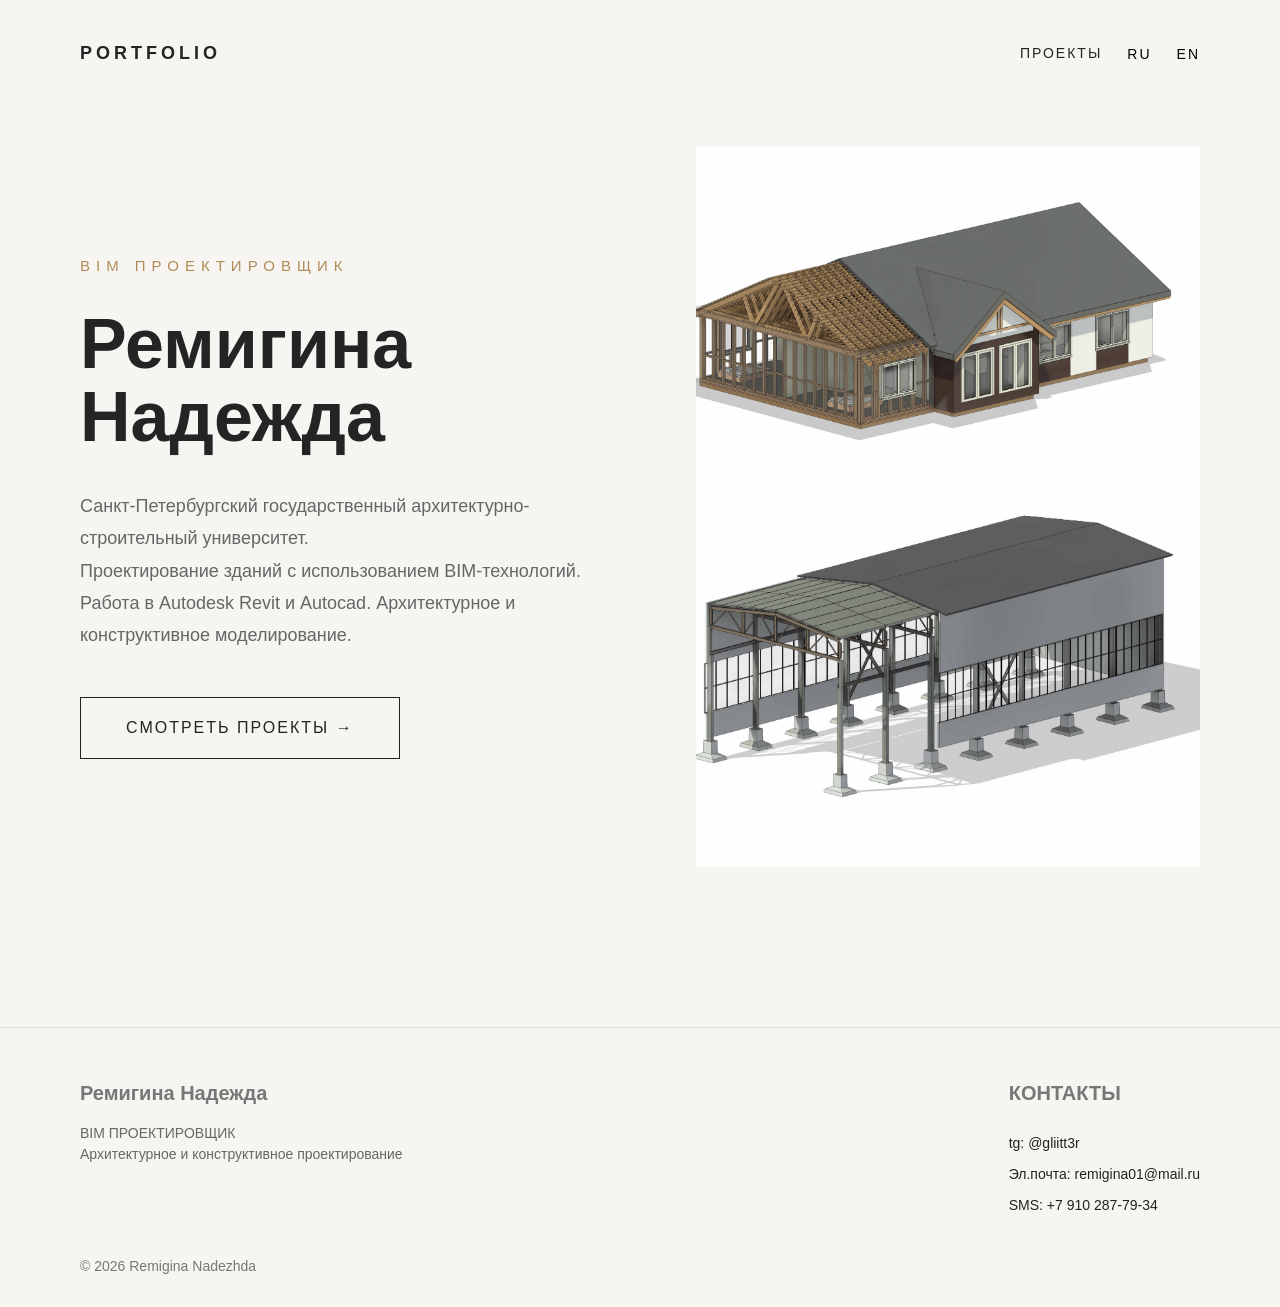
<file: index.html>
<!DOCTYPE html>
<html lang="ru">


<head>

    <meta charset="UTF-8">

    <meta name="viewport" content="width=device-width, initial-scale=1.0">

    <title>
        Portfolio | BIM Designer
    </title>


    <!-- CSS -->

    <link rel="stylesheet" href="style.css">


</head>



<body>



<!-- =========================
HEADER
========================= -->


<header>


    <div class="logo">

        PORTFOLIO

    </div>



    <nav>


        <a href="projects.html"
           data-ru="ПРОЕКТЫ"
           data-en="PROJECTS">

        </a>



        <button id="ru">

            RU

        </button>



        <button id="en">

            EN

        </button>


    </nav>


</header>





<!-- =========================
HERO SECTION
========================= -->


<main>



<section class="hero">



    <div class="hero-text">



        <p class="profession"
           data-ru="BIM ПРОЕКТИРОВЩИК"
           data-en="BIM DESIGNER">

        </p>




        <h1
        data-ru="Ремигина Надежда"
        data-en="Remigina Nadezhda">

        </h1>





        <p class="hero-description"

        data-ru="Санкт-Петербургский государственный архитектурно-строительный университет. <br> Проектирование зданий с использованием BIM-технологий. Работа в Autodesk Revit и Autocad. Архитектурное и конструктивное моделирование."

        data-en="Saint Petersburg State University of Architecture and Civil Engineering. <br> Building design using BIM technologies. Autodesk Revit and Autocad specialist. Architectural and structural modelling.">

        </p>





        <a class="main-button"

        href="projects.html"

        data-ru="СМОТРЕТЬ ПРОЕКТЫ →"

        data-en="VIEW PROJECTS →">


        </a>




    </div>







    <div class="hero-image">



        <!-- 
        Здесь будет главный визуал.
        Лучше всего:
        - жилой дом
        - красивый рендер
        - архитектурная подача

        -->



        <img 
        src="photo/Frame.jpg"
        alt="BIM Project">



    </div>





</section>


</main>






<!-- =========================
SCRIPT
========================= -->


<script src="script.js"></script>

<footer>


<div class="footer-content">



<div class="footer-info">


<h3

data-ru="Ремигина Надежда"

data-en="Remigina Nadezhda">

</h3>



<p

data-ru="BIM ПРОЕКТИРОВЩИК"

data-en="BIM DESIGNER">

</p>



<p

data-ru="Архитектурное и конструктивное проектирование"

data-en="Architectural and structural design">

</p>



</div>







<div class="footer-contact">


<h3

data-ru="КОНТАКТЫ"

data-en="CONTACT">

</h3>

<a href="https://t.me/gliitt3r" target="_blank">
 tg: @gliitt3r
</a>


<a href="mailto:remigina01@mail.ru">
Эл.почта:   remigina01@mail.ru
</a>




<a href="sms:+79102877934">
    SMS: +7 910 287-79-34
</a>


</div>



</div>







<div class="footer-bottom">


© 2026 Remigina Nadezhda


</div>



</footer>

</body>


</html>
</file>
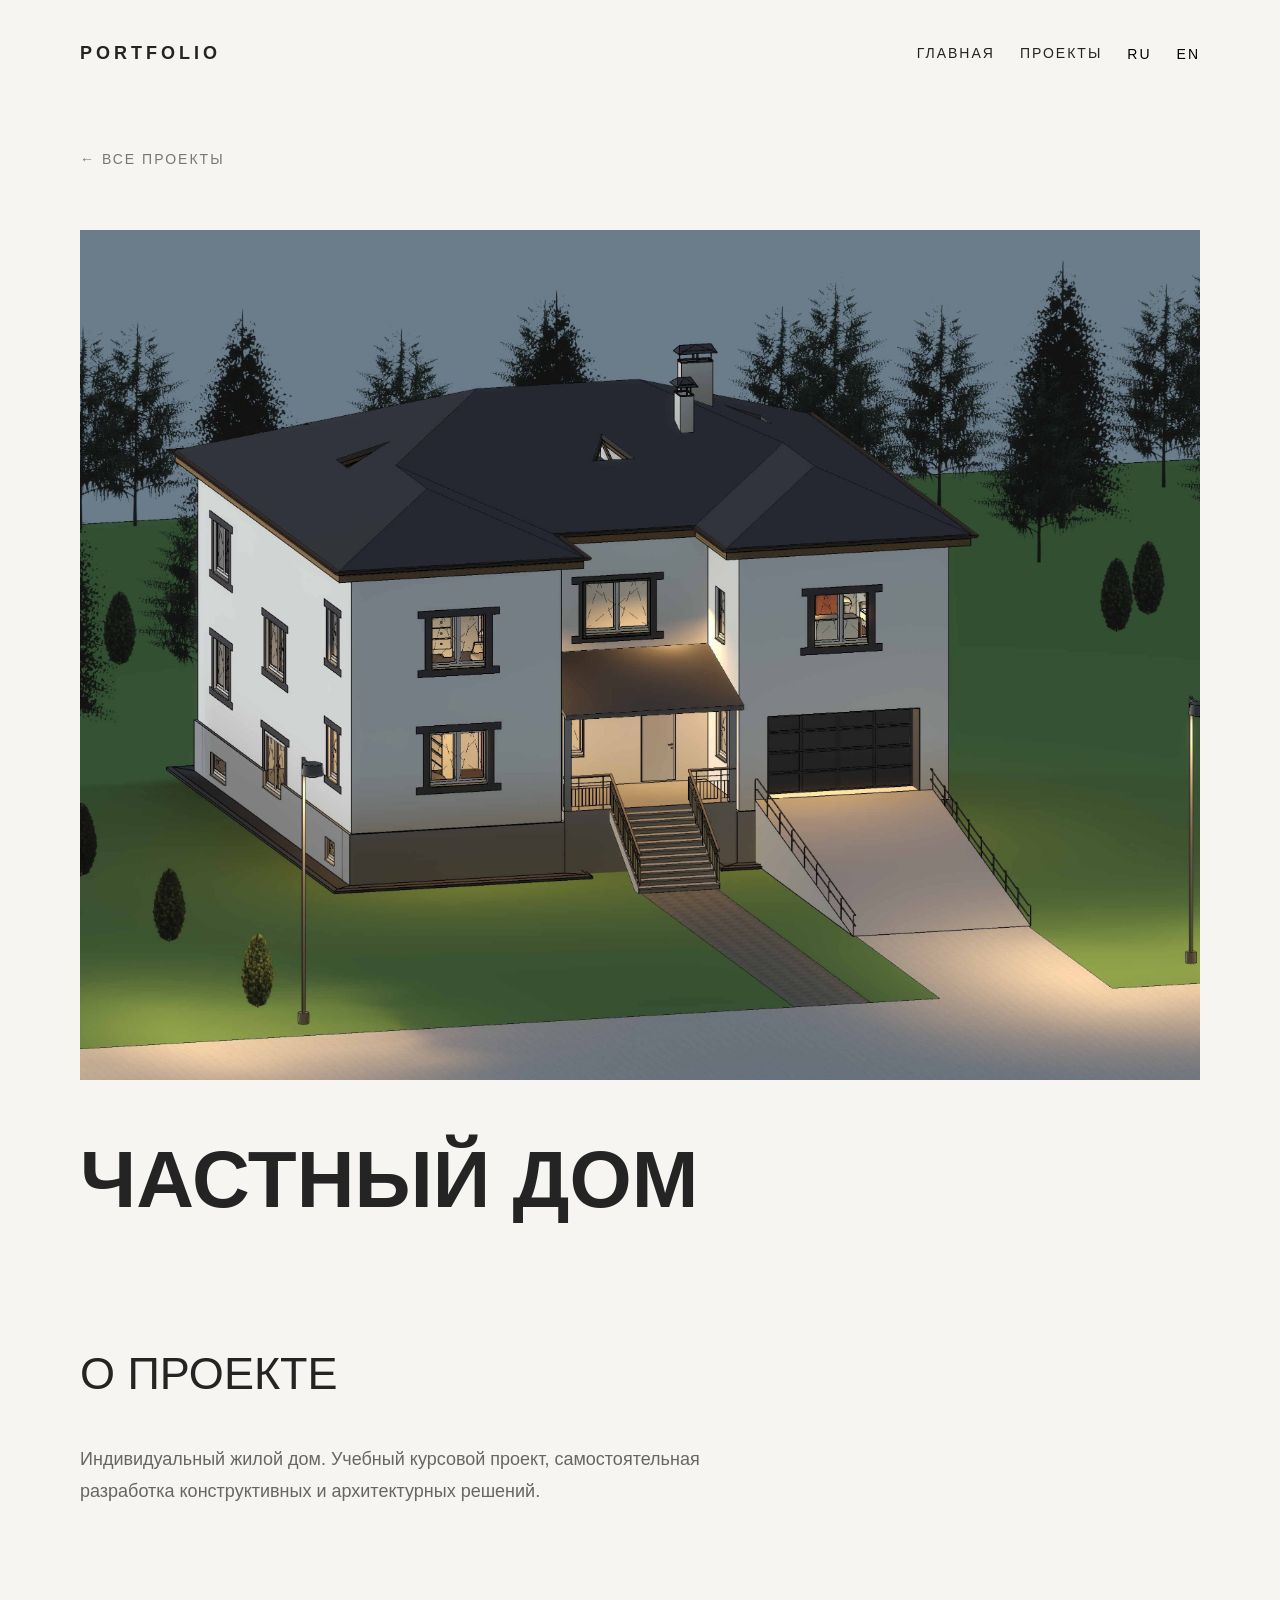
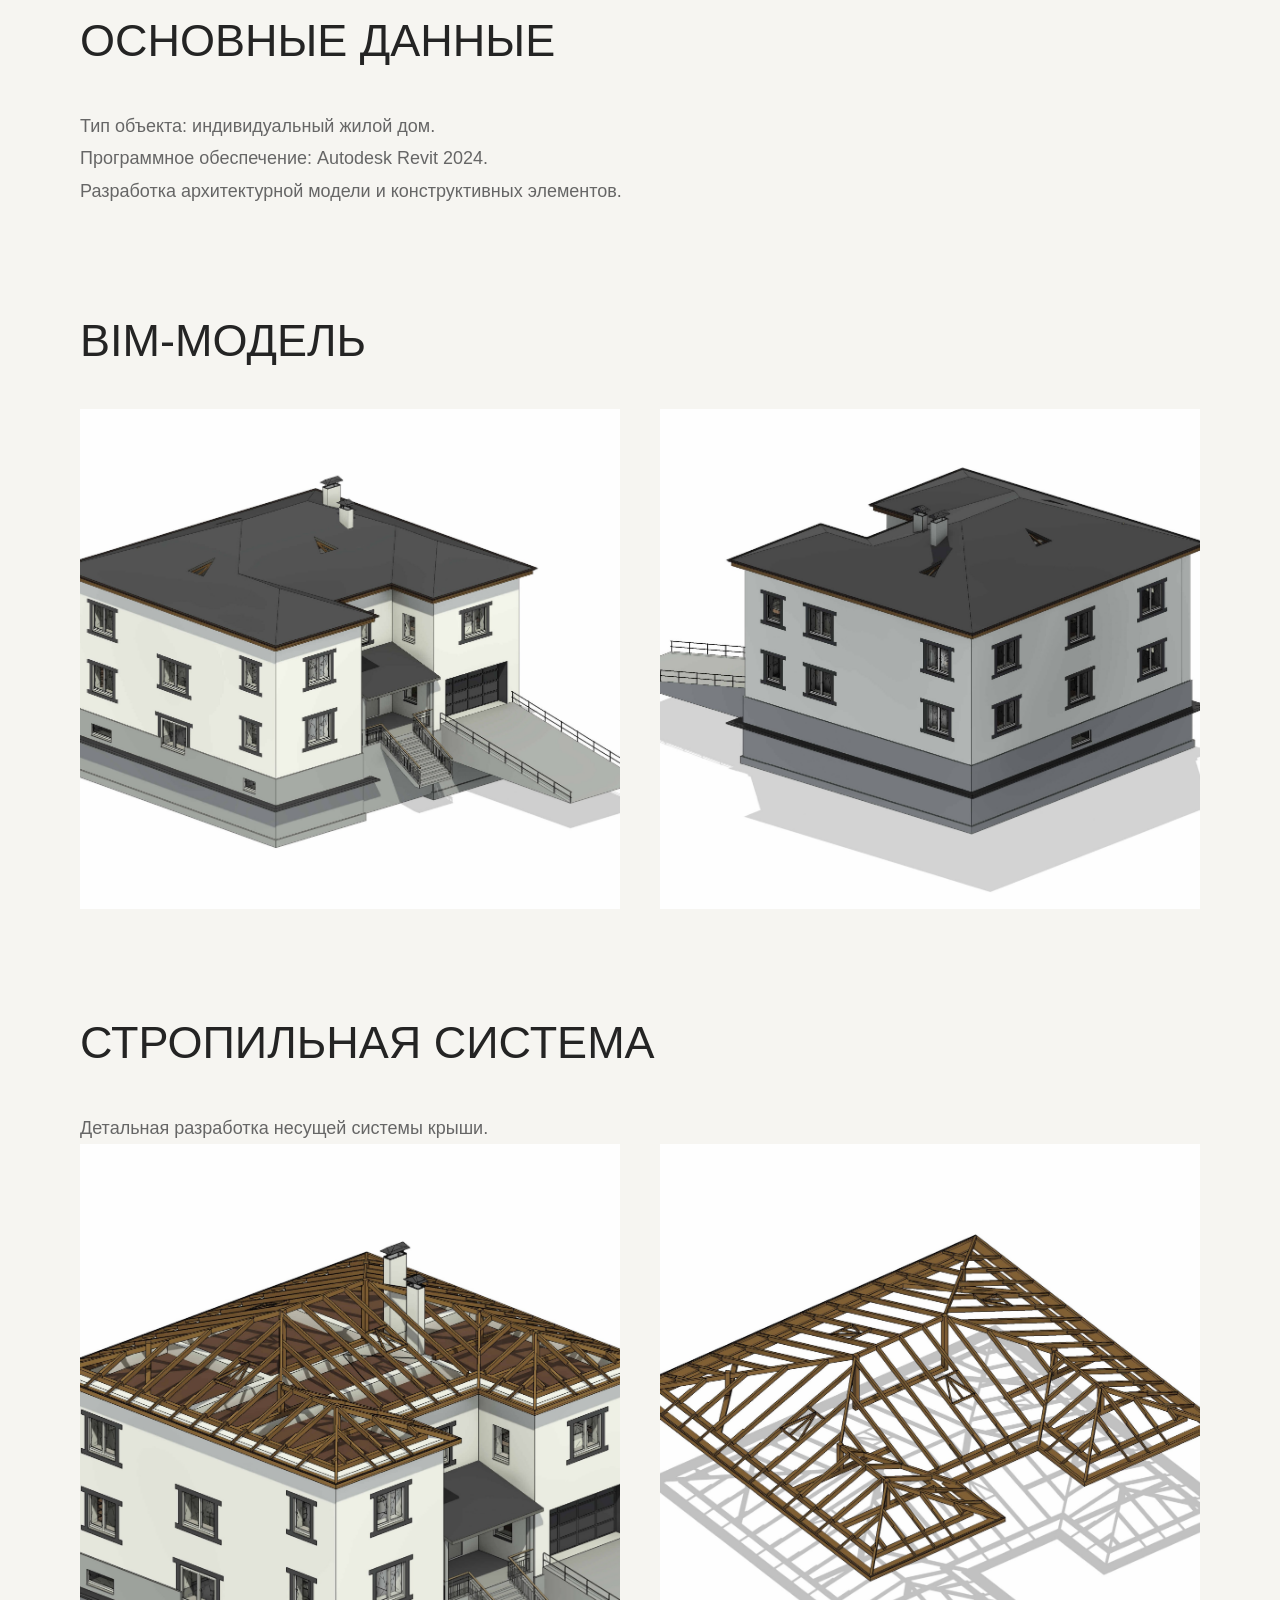
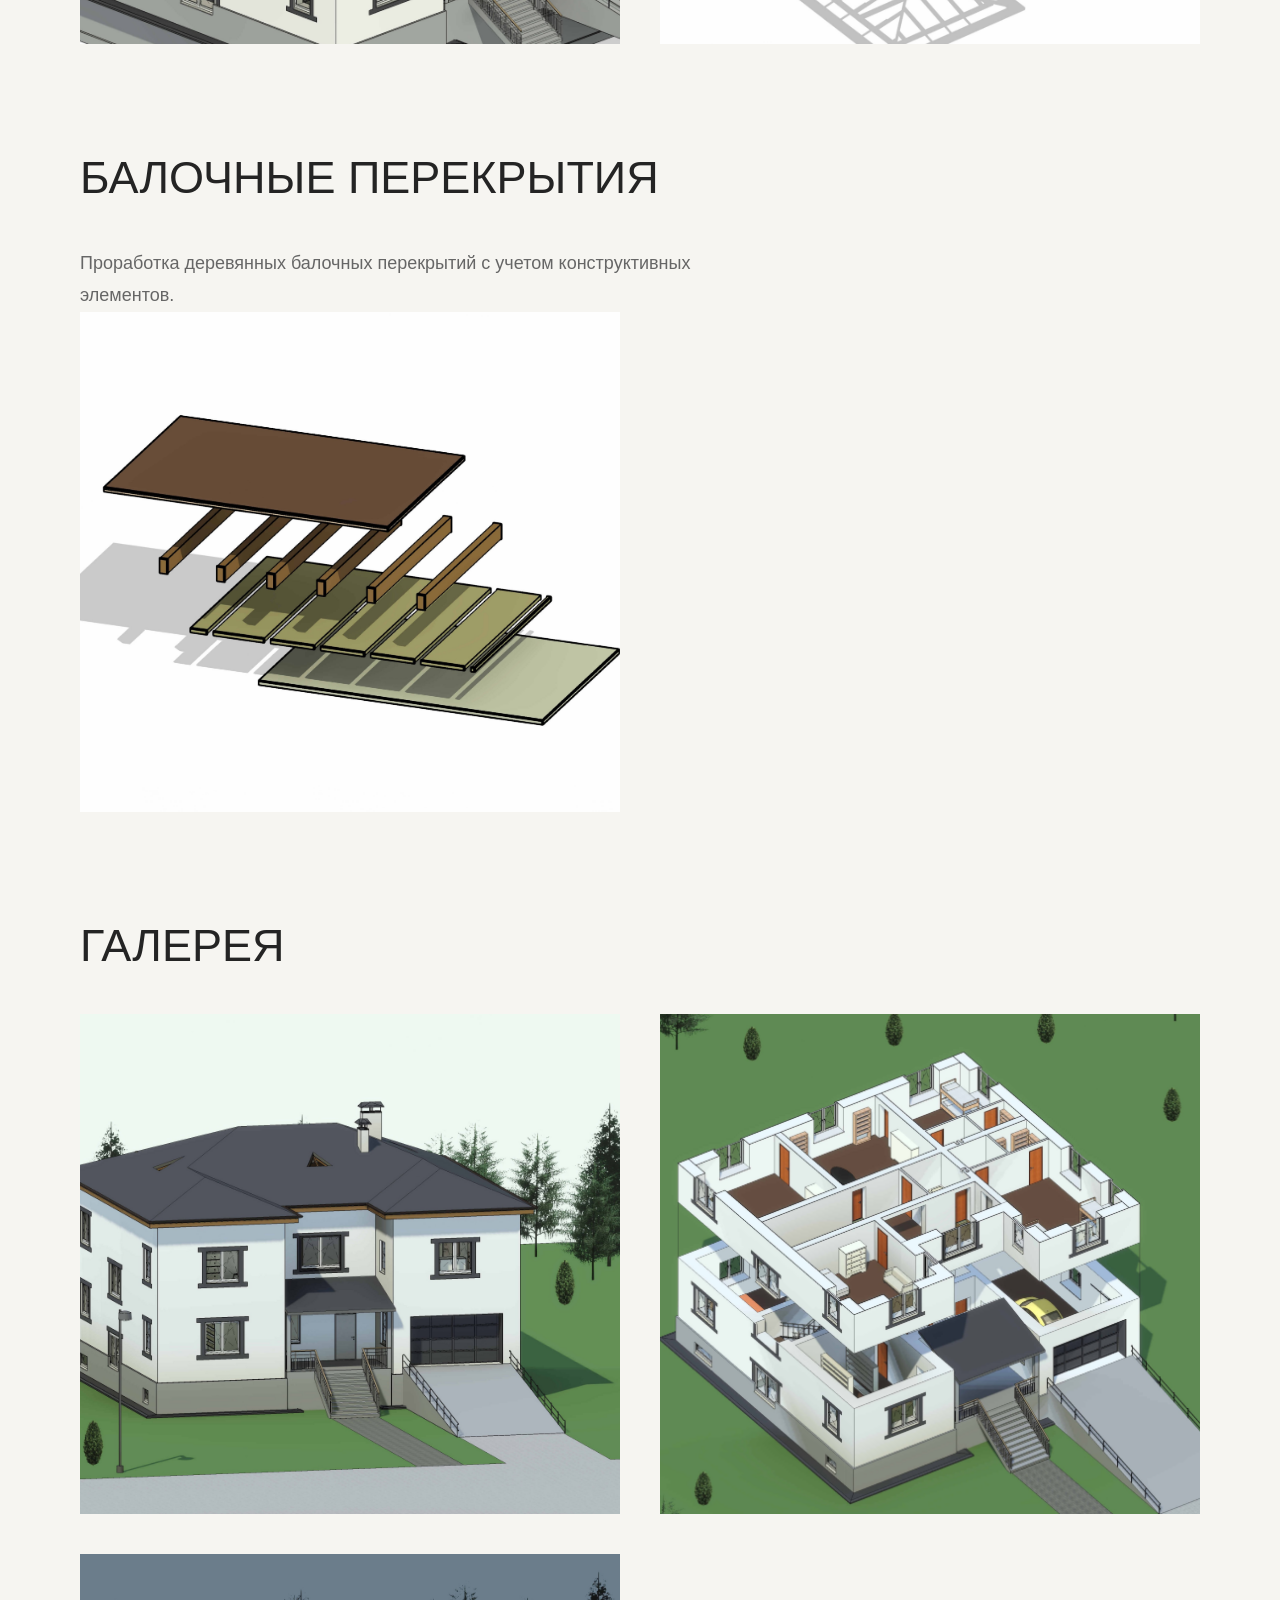
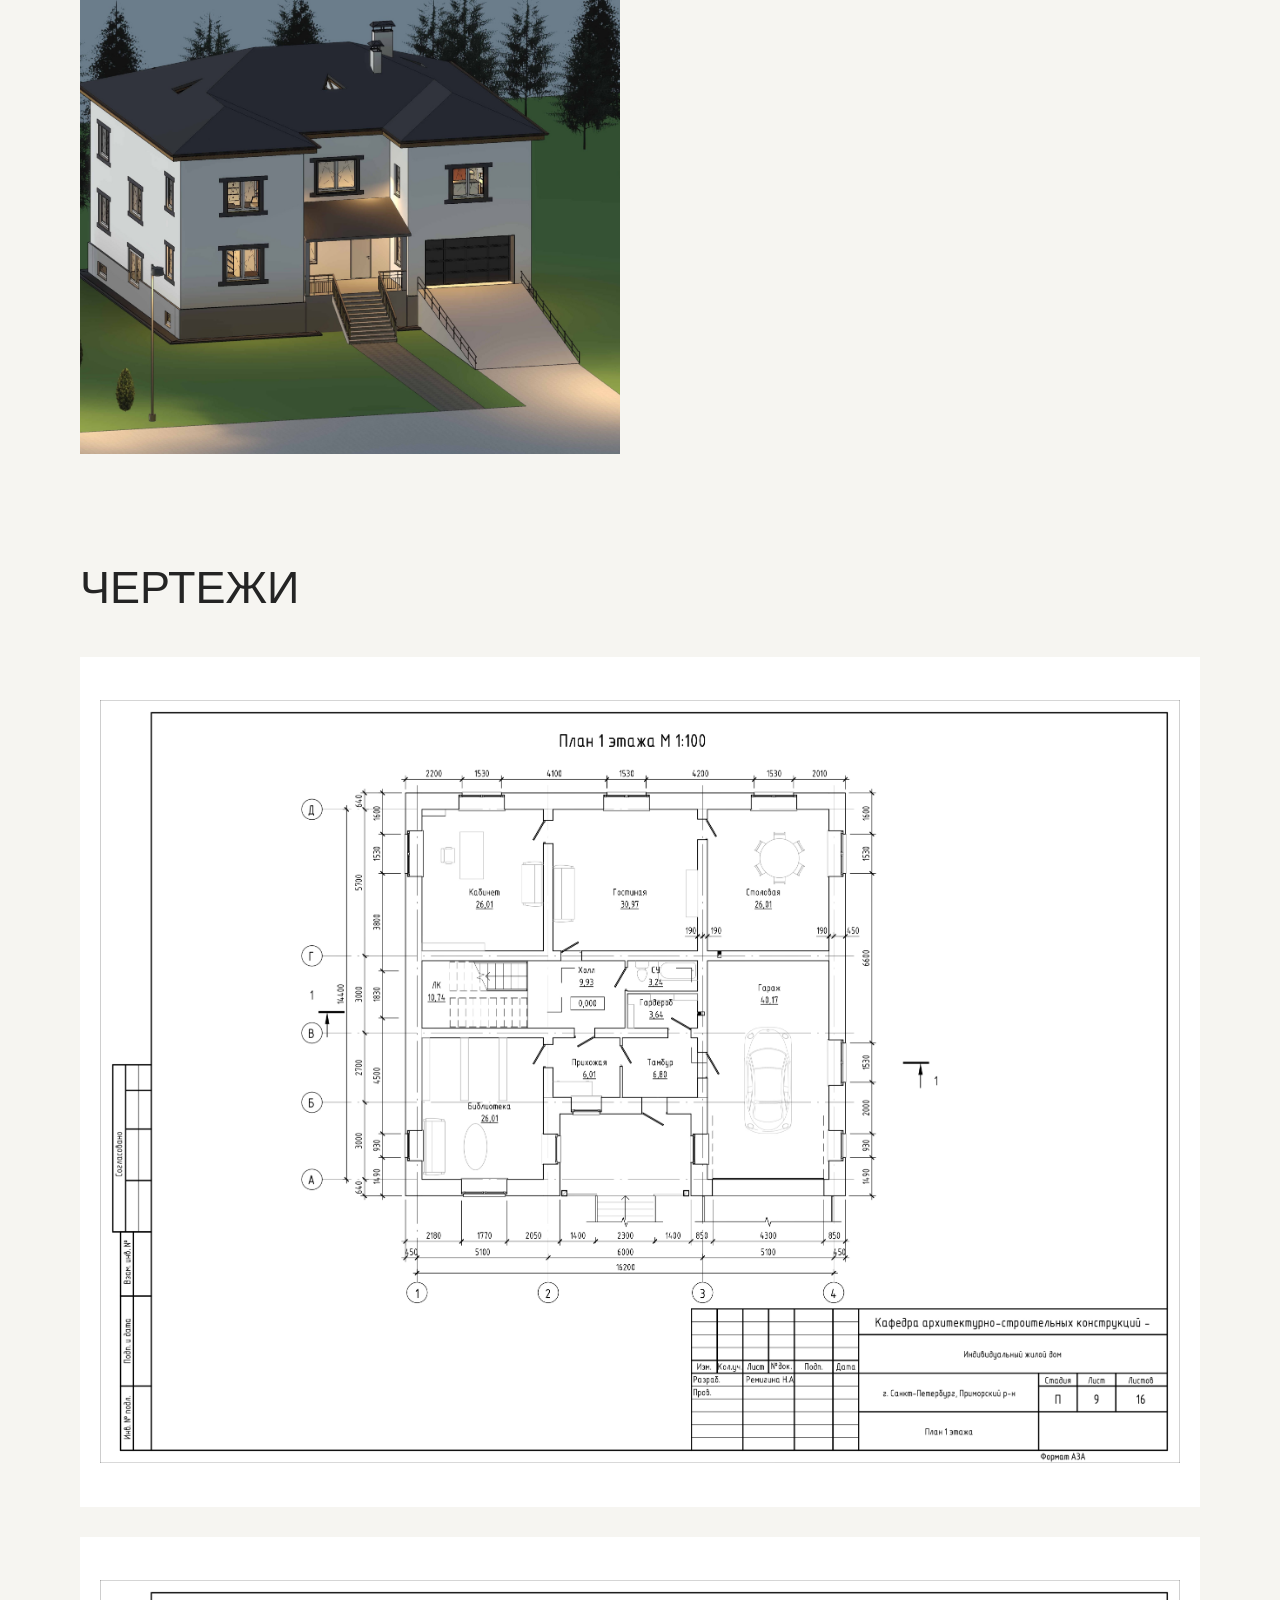
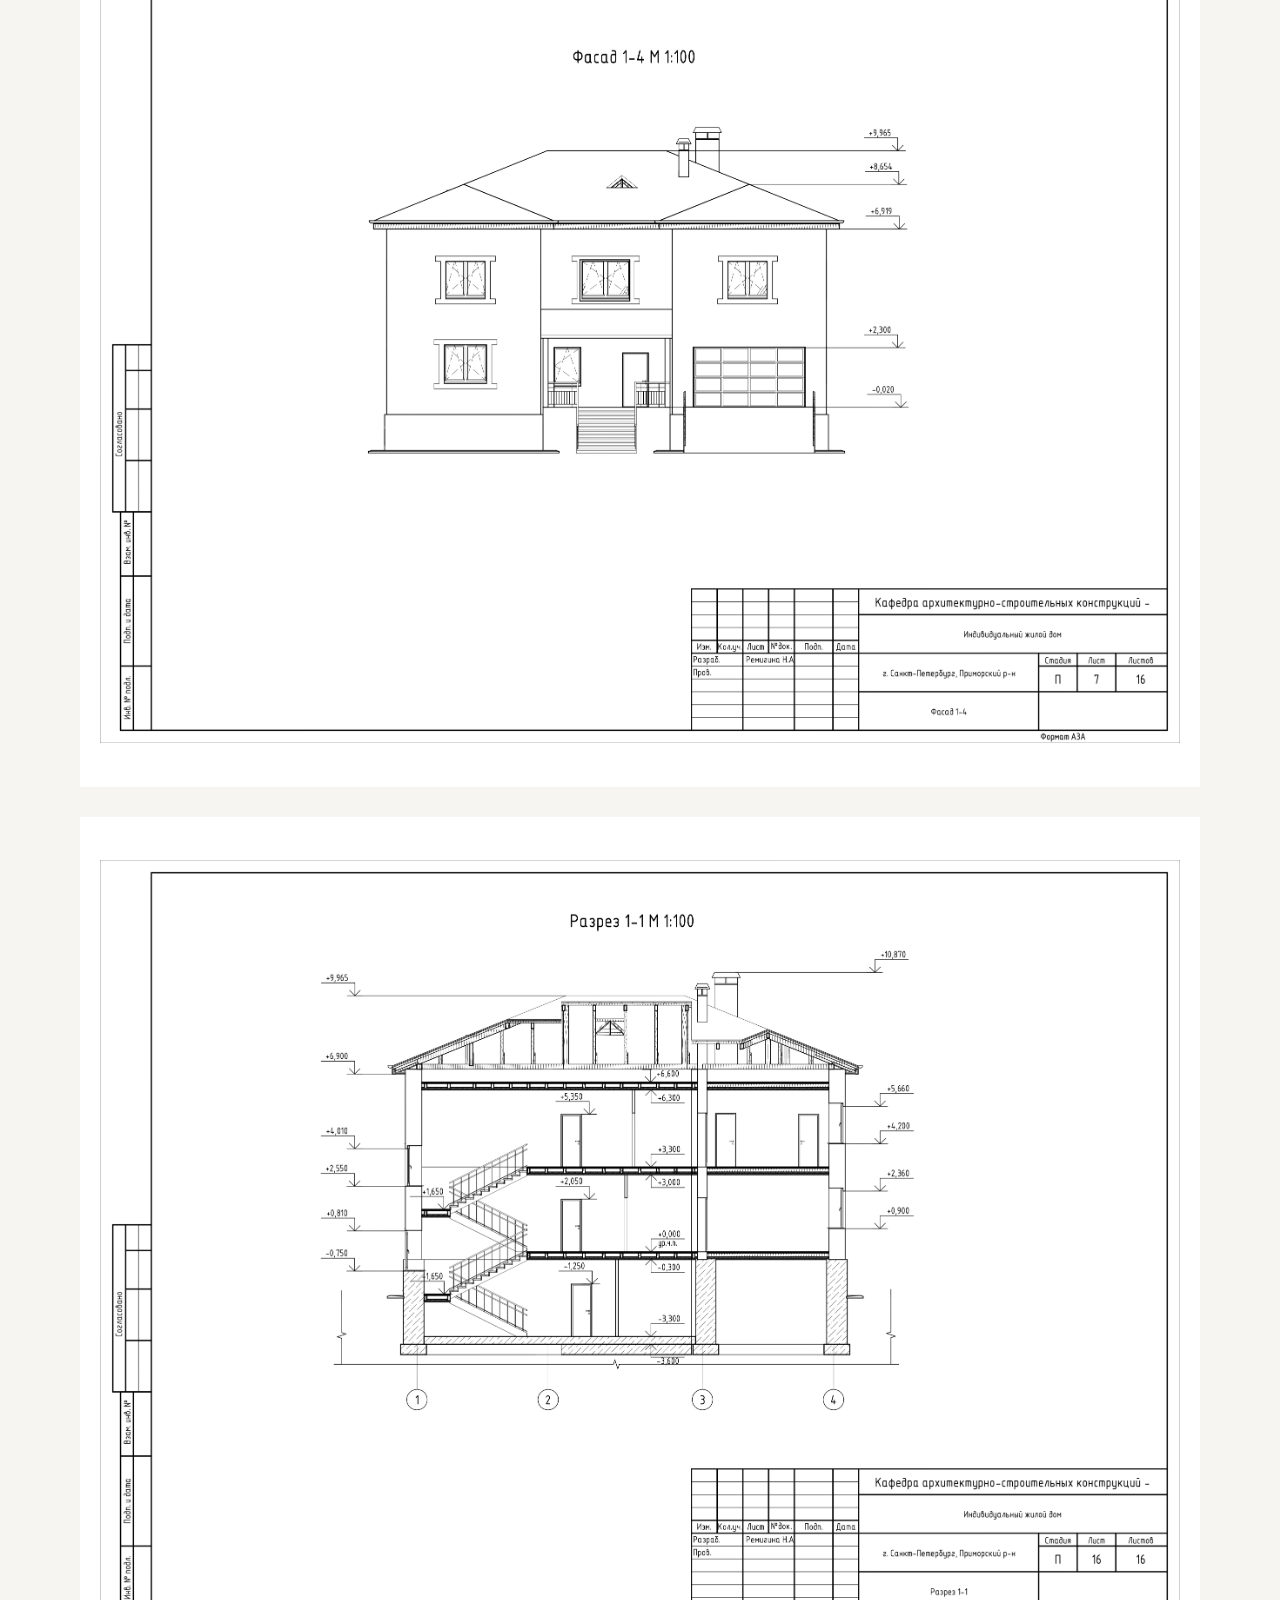
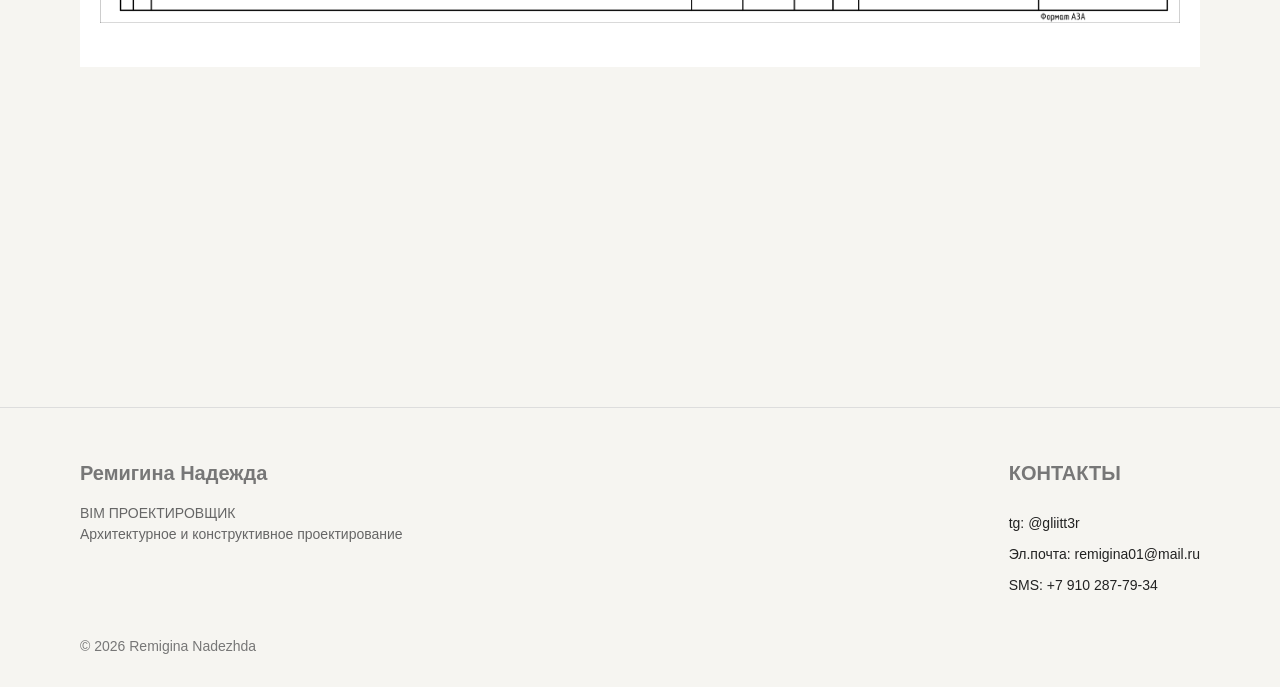
<file: project-house.html>
<!DOCTYPE html>
<html lang="ru">


<head>


<meta charset="UTF-8">

<meta name="viewport" content="width=device-width, initial-scale=1.0">


<title>
Private House | Portfolio
</title>


<link rel="stylesheet" href="style.css">


</head>



<body>



<!-- =========================
HEADER
========================= -->


<header>


<div class="logo">

PORTFOLIO

</div>



<nav>


<a href="index.html"

data-ru="ГЛАВНАЯ"

data-en="HOME">

</a>



<a href="projects.html"

data-ru="ПРОЕКТЫ"

data-en="PROJECTS">

</a>



<button id="ru">

RU

</button>


<button id="en">

EN

</button>



</nav>


</header>







<main class="project-page">





<!-- =========================
BACK
========================= -->


<a href="projects.html"

class="back"

data-ru="← ВСЕ ПРОЕКТЫ"

data-en="← ALL PROJECTS">


</a>








<!-- =========================
COVER
========================= -->


<section class="project-cover">



<img src="photo/ind galer3.jpg"

alt="Private House">



<h1

data-ru="ЧАСТНЫЙ ДОМ"

data-en="PRIVATE HOUSE">

</h1>



</section>









<!-- =========================
ABOUT
========================= -->



<section class="project-section">



<h2

data-ru="О ПРОЕКТЕ"

data-en="ABOUT PROJECT">

</h2>





<p

data-ru="Индивидуальный жилой дом. Учебный курсовой проект, самостоятельная разработка конструктивных и архитектурных решений."

data-en="Individual residential building. A course project involving the independent development of structural and architectural solutions.">

</p>



</section>









<!-- =========================
PROJECT INFO
========================= -->


<section class="project-section">



<h2

data-ru="ОСНОВНЫЕ ДАННЫЕ"

data-en="PROJECT DATA">

</h2>




<p

data-ru="
Тип объекта: индивидуальный жилой дом.
<br>
Программное обеспечение: Autodesk Revit 2024.
<br>
Разработка архитектурной модели и конструктивных элементов.
"

data-en="
Building type: private residence.
<br>
Software: Autodesk Revit.
<br>
Architectural model and structural elements development.
">

</p>



</section>









<!-- =========================
BIM STRUCTURE
========================= -->



<section class="project-section">



<h2

data-ru="BIM-МОДЕЛЬ"

data-en="BIM MODEL">

</h2>





<div class="project-gallery">



<img src="photo/ind bim1.jpg"

alt="BIM model">



<img src="photo/ind bim2.jpg"

alt="Structure">



</div>




</section>









<!-- =========================
ROOF SYSTEM
========================= -->


<section class="project-section">



<h2

data-ru="СТРОПИЛЬНАЯ СИСТЕМА"

data-en="ROOF STRUCTURE">

</h2>




<p

data-ru="
Детальная разработка несущей системы крыши.
"

data-en="
Detailed roof structure development. 
">

</p>






<div class="project-gallery">



<img src="photo/ind strop1.jpg"

alt="Roof system">



<img src="photo/ind strop2.jpg"

alt="Roof view">



</div>




</section>









<!-- =========================
BEAMS
========================= -->


<section class="project-section">



<h2

data-ru="БАЛОЧНЫЕ ПЕРЕКРЫТИЯ"

data-en="BEAM FLOORS">

</h2>





<p

data-ru="
Проработка деревянных балочных перекрытий с учетом конструктивных элементов.
"

data-en="
Detailed timber beam floor system development.
">

</p>





<div class="project-gallery">



<img src="photo/ind perekr.jpg"

alt="Beam system">



</div>





</section>















<!-- =========================
GALLERY
========================= -->



<section class="project-section">



<h2

data-ru="ГАЛЕРЕЯ"

data-en="GALLERY">

</h2>




<div class="project-gallery">



<img src="photo/ind galer1.jpg">


<img src="photo/ind galer2.jpg">


<img src="photo/ind galer3.jpg">



</div>




</section>



<!-- =========================
DRAWINGS
========================= -->



<section class="project-section">



<h2

data-ru="ЧЕРТЕЖИ"

data-en="DRAWINGS">

</h2>






<div class="drawings">



<img src="photo/ind plan.jpg"

alt="Plan">



<img src="photo/ind fas.jpg"

alt="Facade">



<img src="photo/ind razr.jpg"

alt="Section">



</div>




</section>






</main>






<script src="script.js"></script>

<footer>


<div class="footer-content">



<div class="footer-info">


<h3

data-ru="Ремигина Надежда"

data-en="Remigina Nadezhda">

</h3>



<p

data-ru="BIM ПРОЕКТИРОВЩИК"

data-en="BIM DESIGNER">

</p>



<p

data-ru="Архитектурное и конструктивное проектирование"

data-en="Architectural and structural design">

</p>



</div>







<div class="footer-contact">


<h3

data-ru="КОНТАКТЫ"

data-en="CONTACT">

</h3>



<a href="https://t.me/gliitt3r" target="_blank">
 tg: @gliitt3r
</a>


<a href="mailto:remigina01@mail.ru">
Эл.почта:   remigina01@mail.ru
</a>




<a href="sms:+79102877934">
    SMS: +7 910 287-79-34
</a>


</div>



</div>







<div class="footer-bottom">


© 2026 Remigina Nadezhda


</div>



</footer>

</body>


</html>
</file>
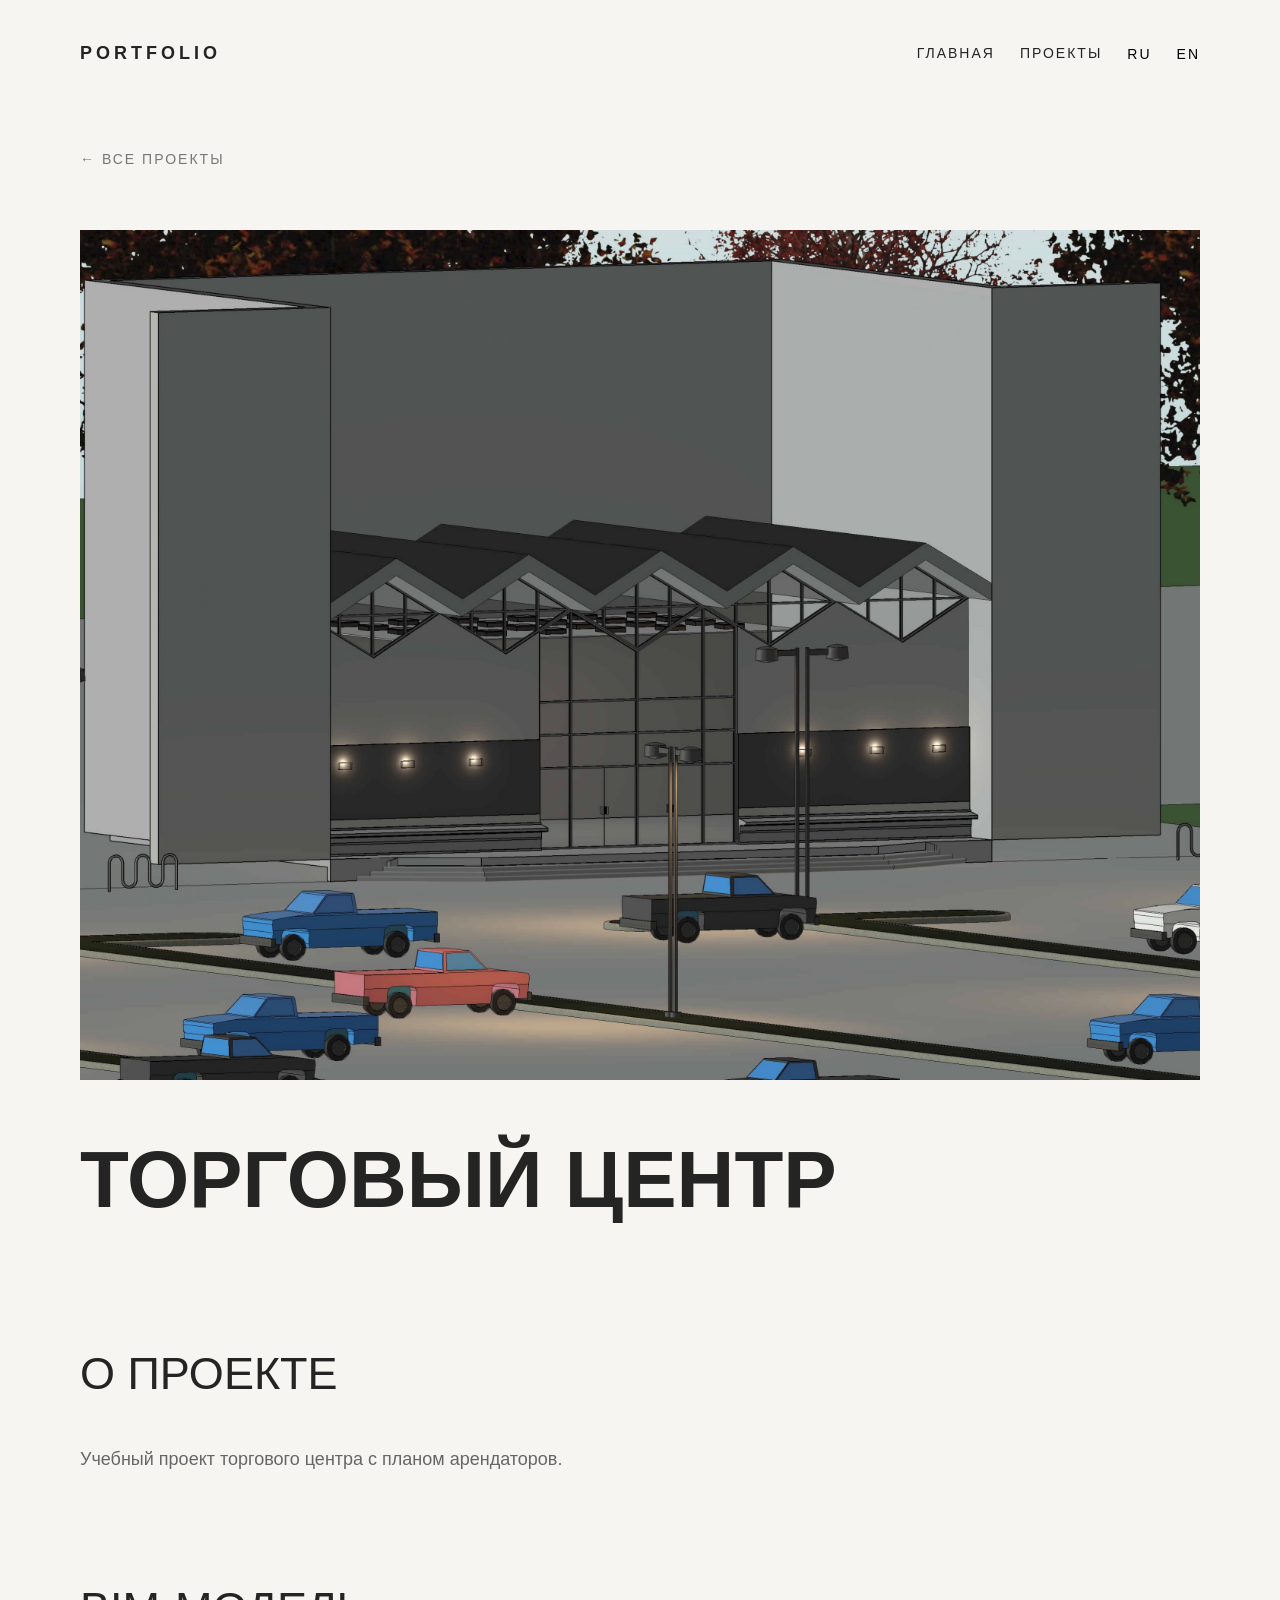
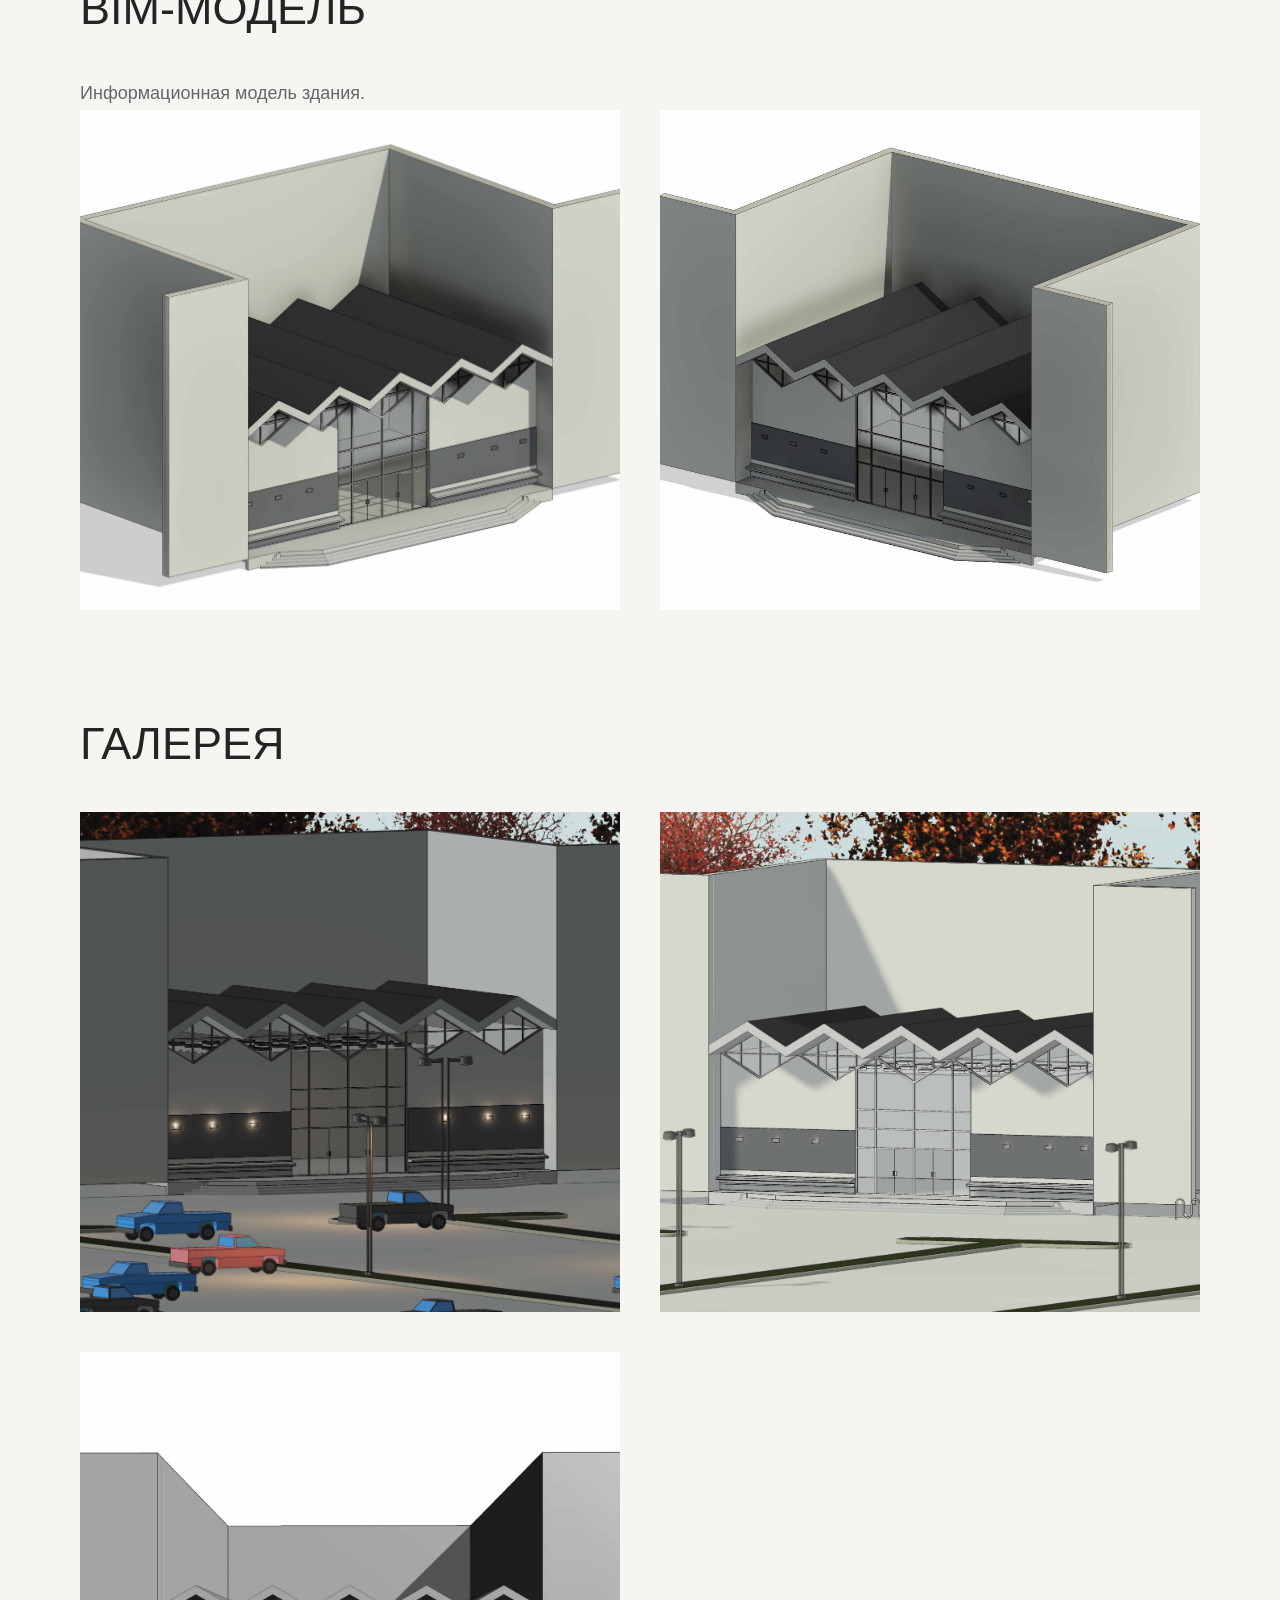
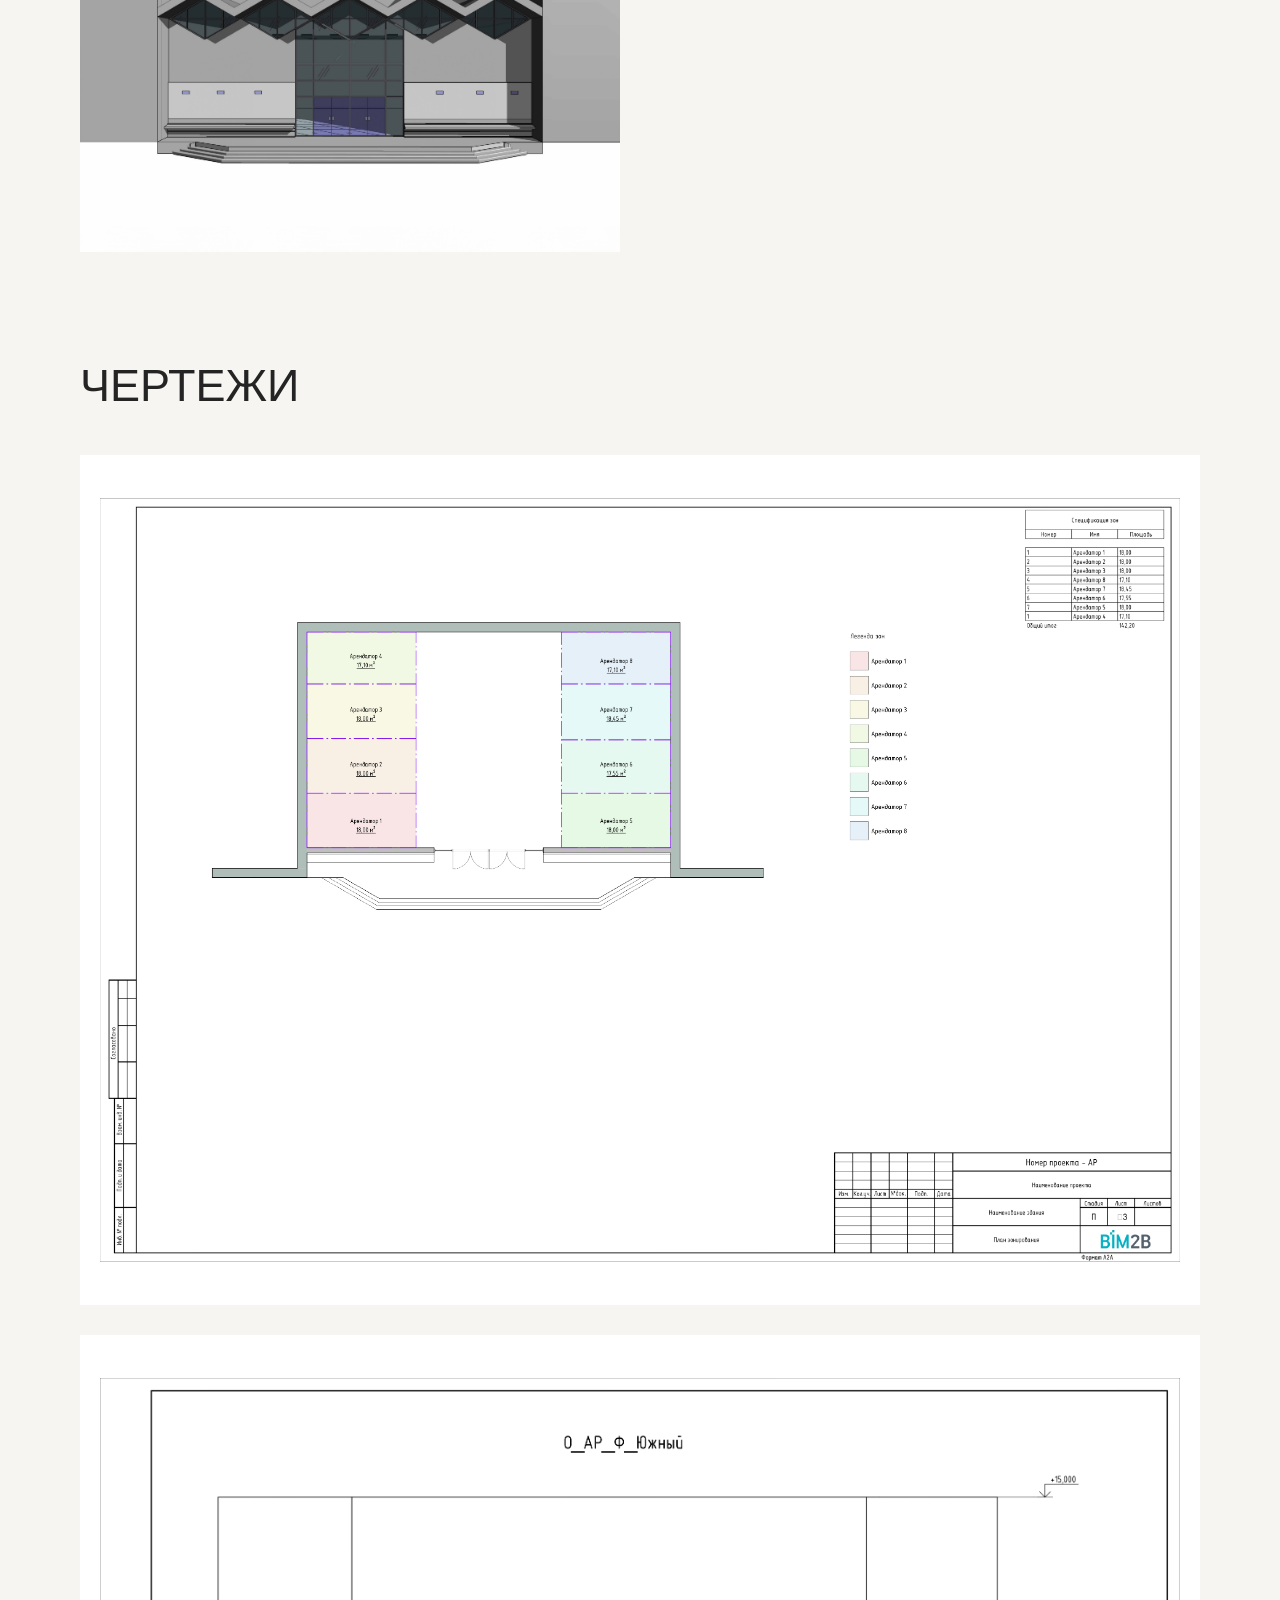
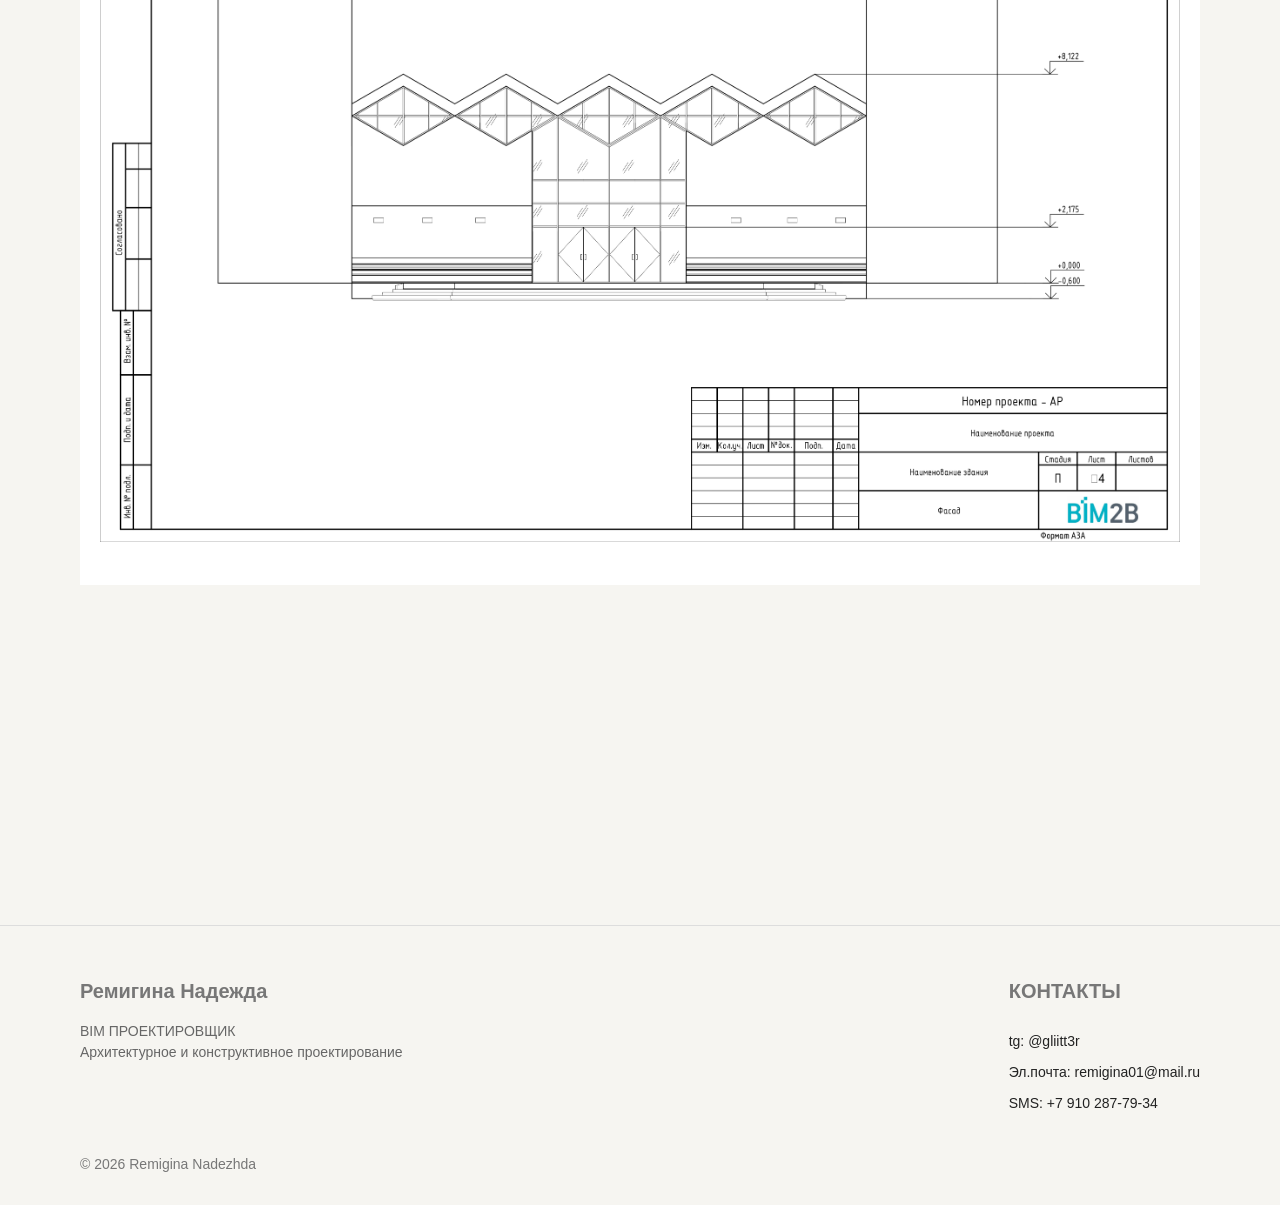
<file: project-mall.html>
<!DOCTYPE html>
<html lang="ru">


<head>


<meta charset="UTF-8">

<meta name="viewport" content="width=device-width, initial-scale=1.0">


<title>
Industrial Building | Portfolio
</title>


<link rel="stylesheet" href="style.css">


</head>




<body>



<!-- HEADER -->


<header>


<div class="logo">

PORTFOLIO

</div>




<nav>


<a href="index.html"

data-ru="ГЛАВНАЯ"

data-en="HOME">

</a>



<a href="projects.html"

data-ru="ПРОЕКТЫ"

data-en="PROJECTS">

</a>



<button id="ru">

RU

</button>



<button id="en">

EN

</button>



</nav>



</header>









<main class="project-page">





<!-- BACK -->


<a href="projects.html"

class="back"

data-ru="← ВСЕ ПРОЕКТЫ"

data-en="← ALL PROJECTS">

</a>









<!-- COVER -->


<section class="project-cover">



<img src="photo/tc galer1.jpg"

alt="mall Building">





<h1

data-ru="ТОРГОВЫЙ ЦЕНТР"

data-en="SHOPPING CENTER">

</h1>




</section>









<!-- ABOUT -->


<section class="project-section">



<h2

data-ru="О ПРОЕКТЕ"

data-en="ABOUT PROJECT">

</h2>




<p

data-ru="Учебный проект торгового центра с планом арендаторов."

data-en="A training project for a shopping center with a tenant plan.">

</p>



</section>








<!-- BIM MODEL -->


<section class="project-section">



<h2

data-ru="BIM-МОДЕЛЬ"

data-en="BIM MODEL">

</h2>





<p

data-ru="
Информационная модель здания.
"

data-en="
Building information model.
">

</p>







<div class="project-gallery">



<img src="photo/tc acs1.jpg">


<img src="photo/tc acs2.jpg">



</div>





</section>






















<!-- GALLERY -->


<section class="project-section">



<h2

data-ru="ГАЛЕРЕЯ"

data-en="GALLERY">

</h2>






<div class="project-gallery">



<img src="photo/tc galer1.jpg">







<img src="photo/tc galer4.jpg">

<img src="photo/tc intro.jpg">

</div>




</section>


<!-- DRAWINGS -->


<section class="project-section">



<h2

data-ru="ЧЕРТЕЖИ"

data-en="DRAWINGS">

</h2>







<div class="drawings">



<img src="photo/tc chert1.jpg">


<img src="photo/tc chert2.jpg">





</div>






</section>





</main>







<script src="script.js"></script>

<footer>


<div class="footer-content">



<div class="footer-info">


<h3

data-ru="Ремигина Надежда"

data-en="Remigina Nadezhda">

</h3>



<p

data-ru="BIM ПРОЕКТИРОВЩИК"

data-en="BIM DESIGNER">

</p>



<p

data-ru="Архитектурное и конструктивное проектирование"

data-en="Architectural and structural design">

</p>



</div>







<div class="footer-contact">


<h3

data-ru="КОНТАКТЫ"

data-en="CONTACT">

</h3>



<a href="https://t.me/gliitt3r" target="_blank">
 tg: @gliitt3r
</a>


<a href="mailto:remigina01@mail.ru">
Эл.почта:   remigina01@mail.ru
</a>




<a href="sms:+79102877934">
    SMS: +7 910 287-79-34
</a>



</div>



</div>







<div class="footer-bottom">


© 2026 Remigina Nadezhda


</div>



</footer>

</body>


</html>
</file>
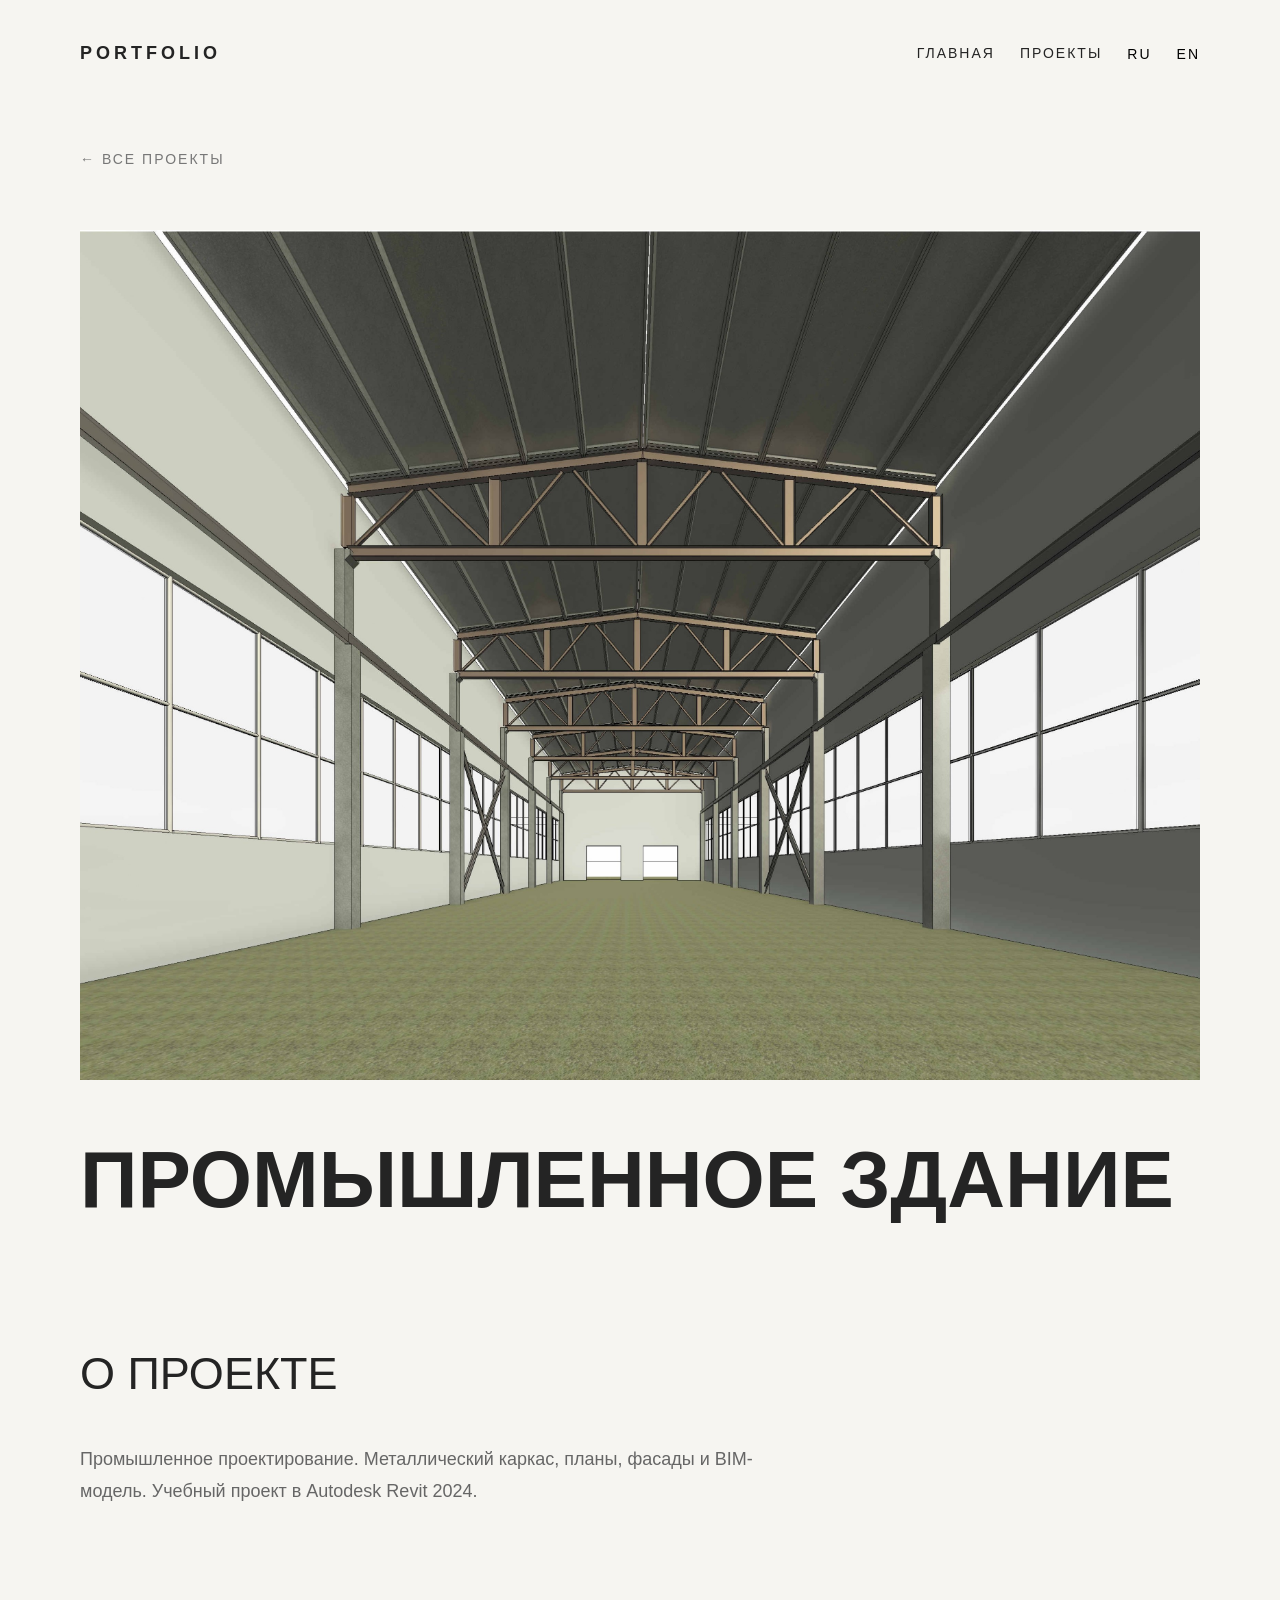
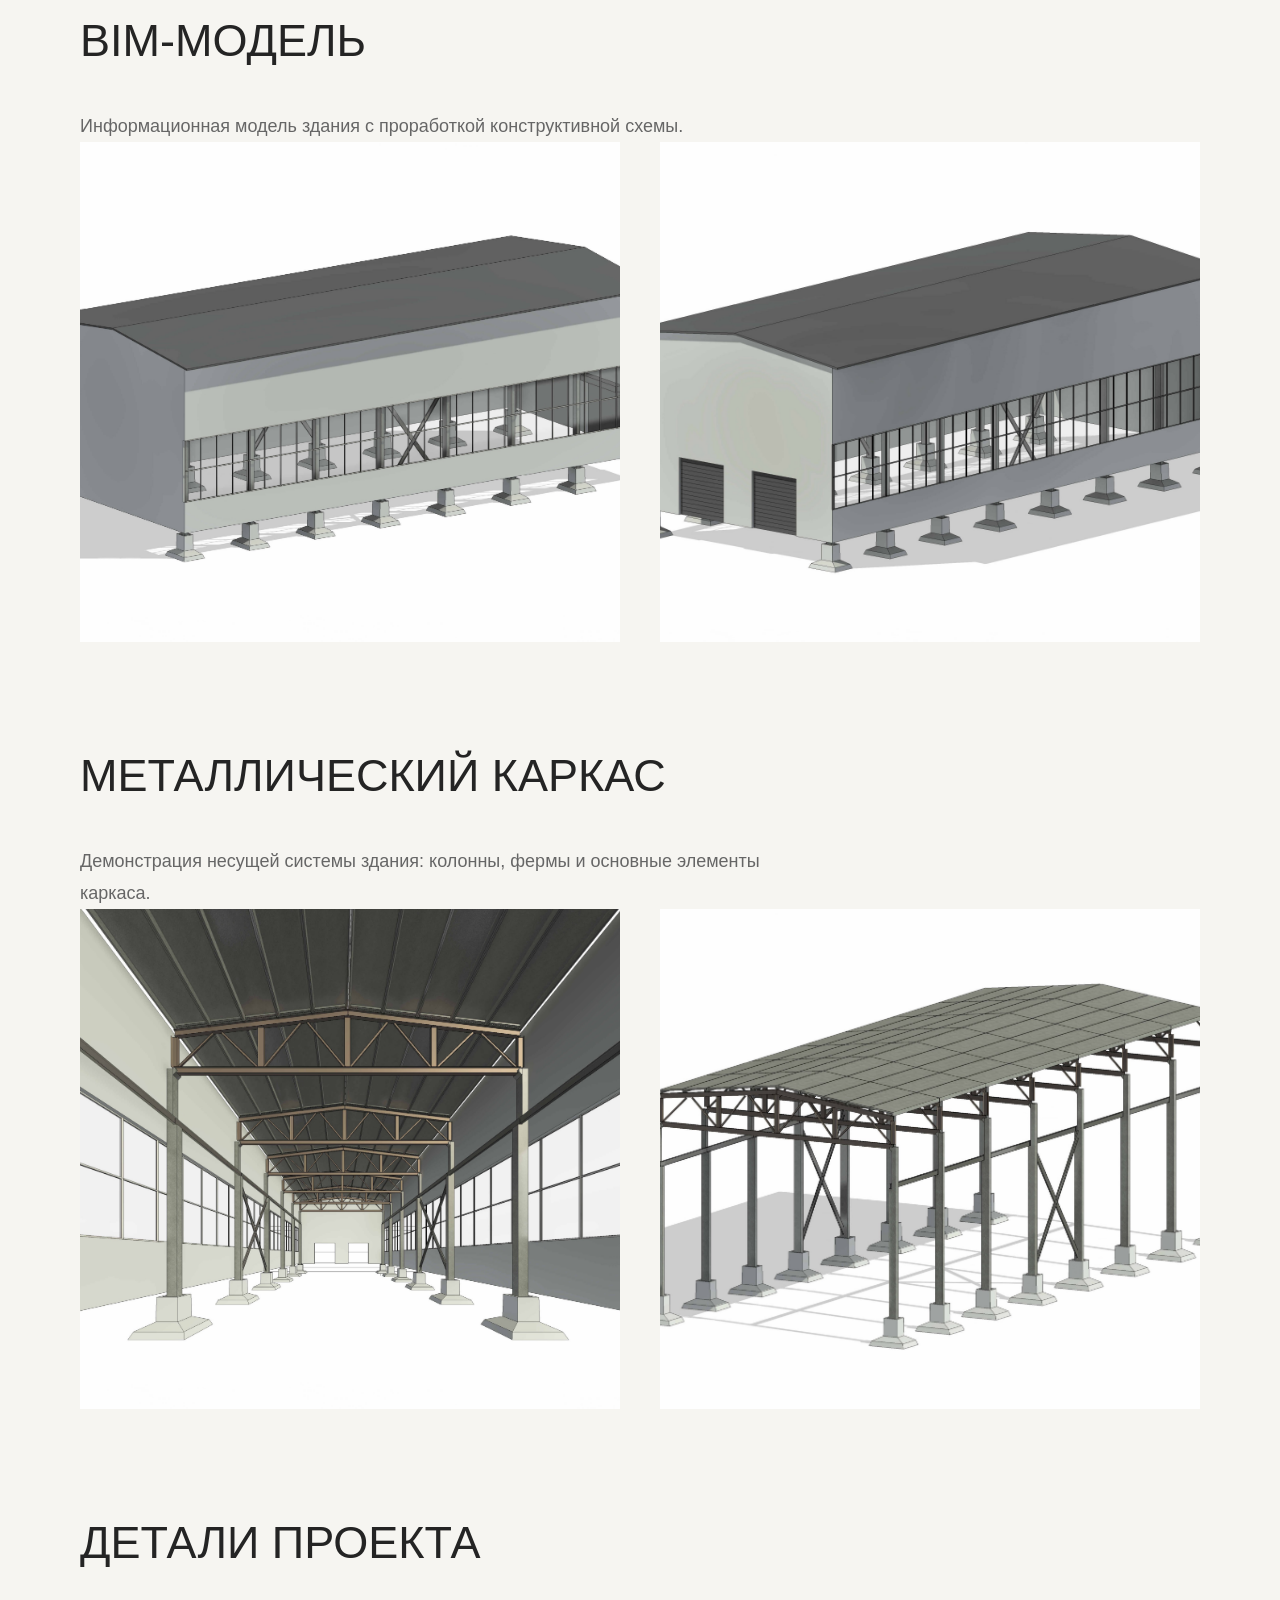
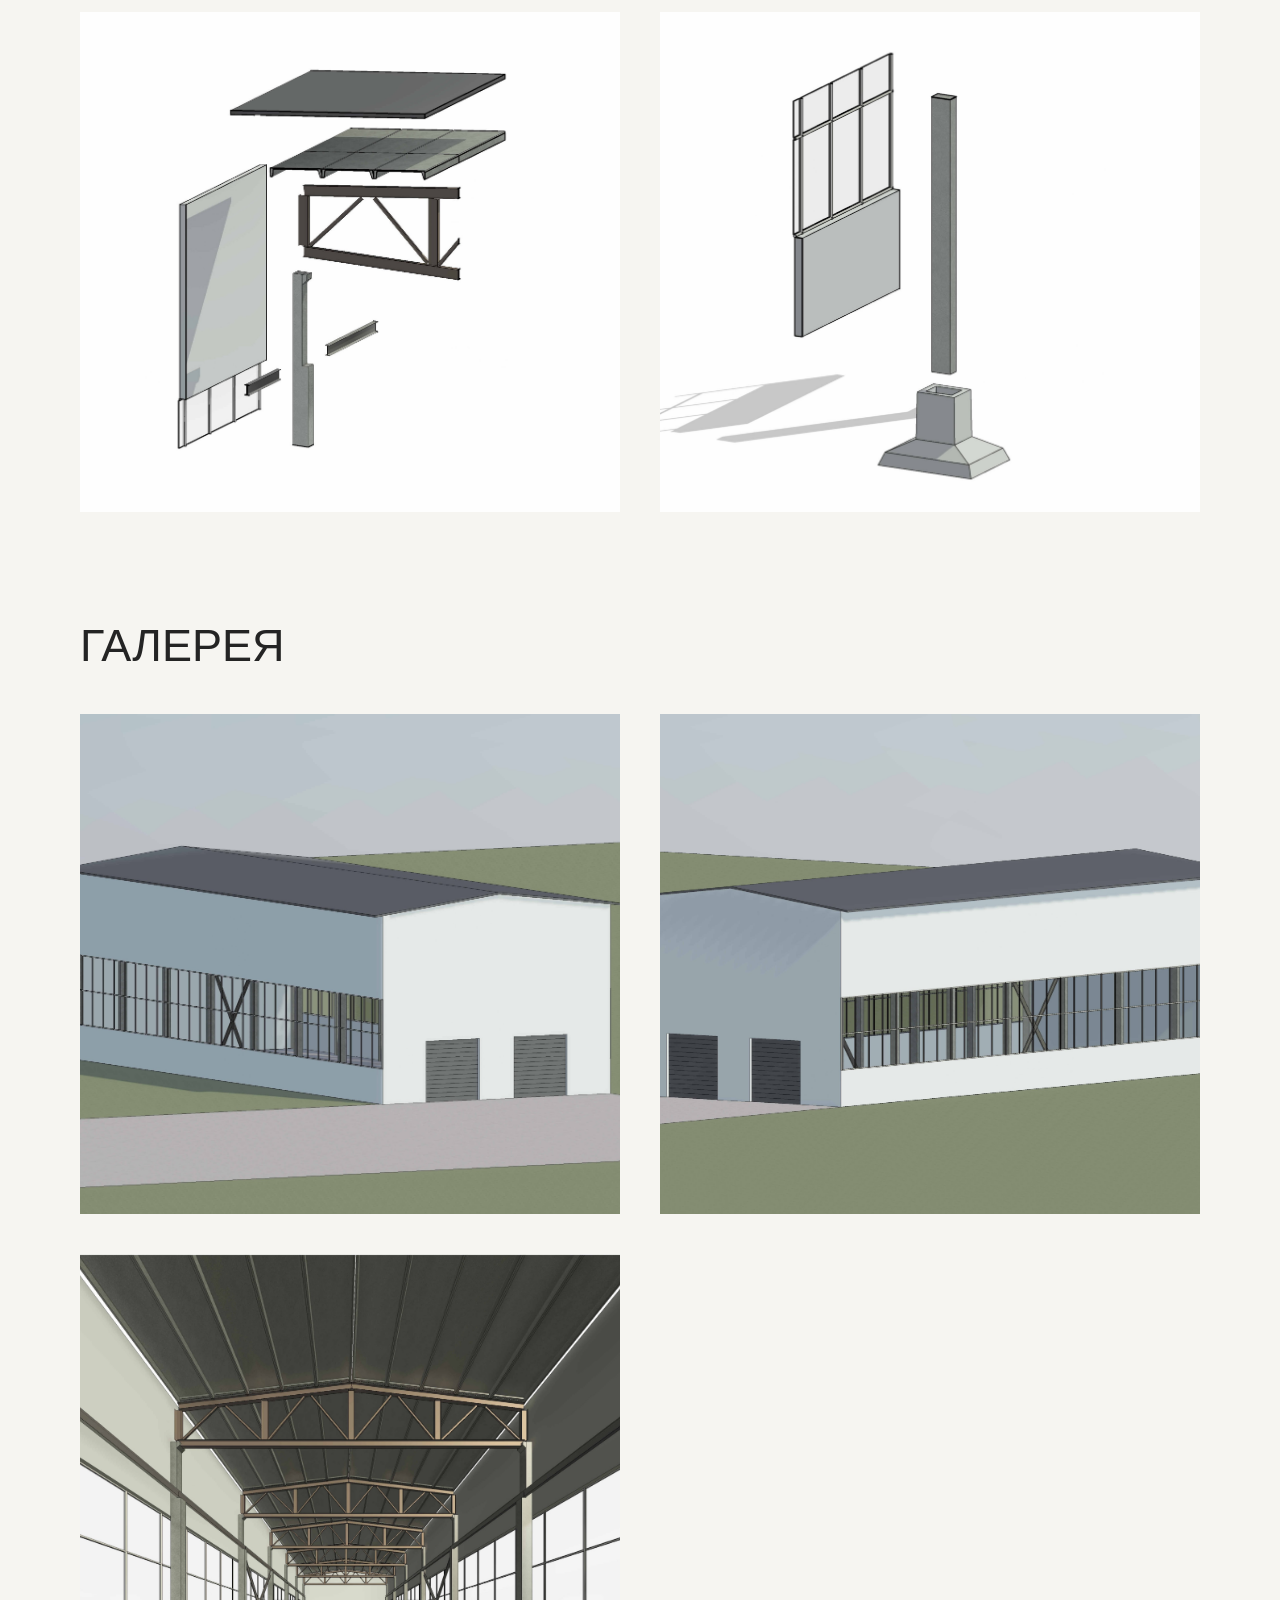
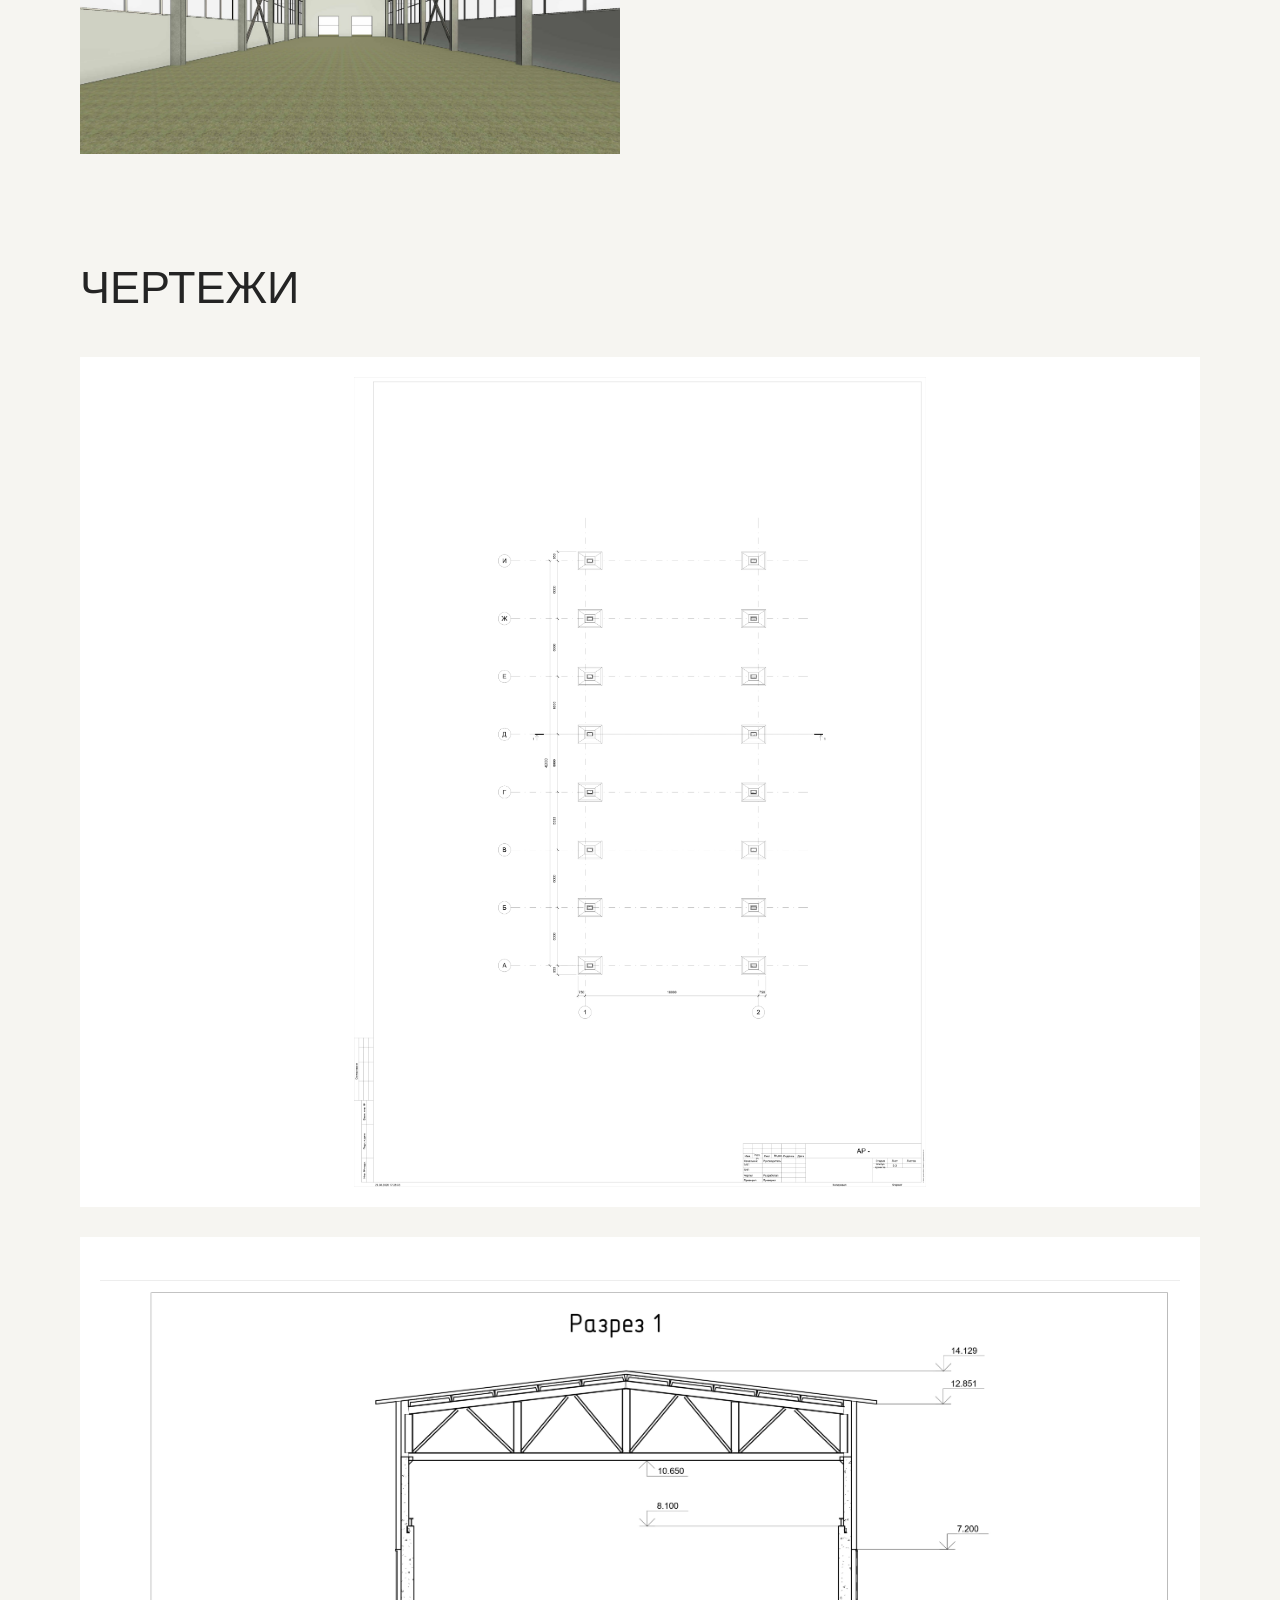
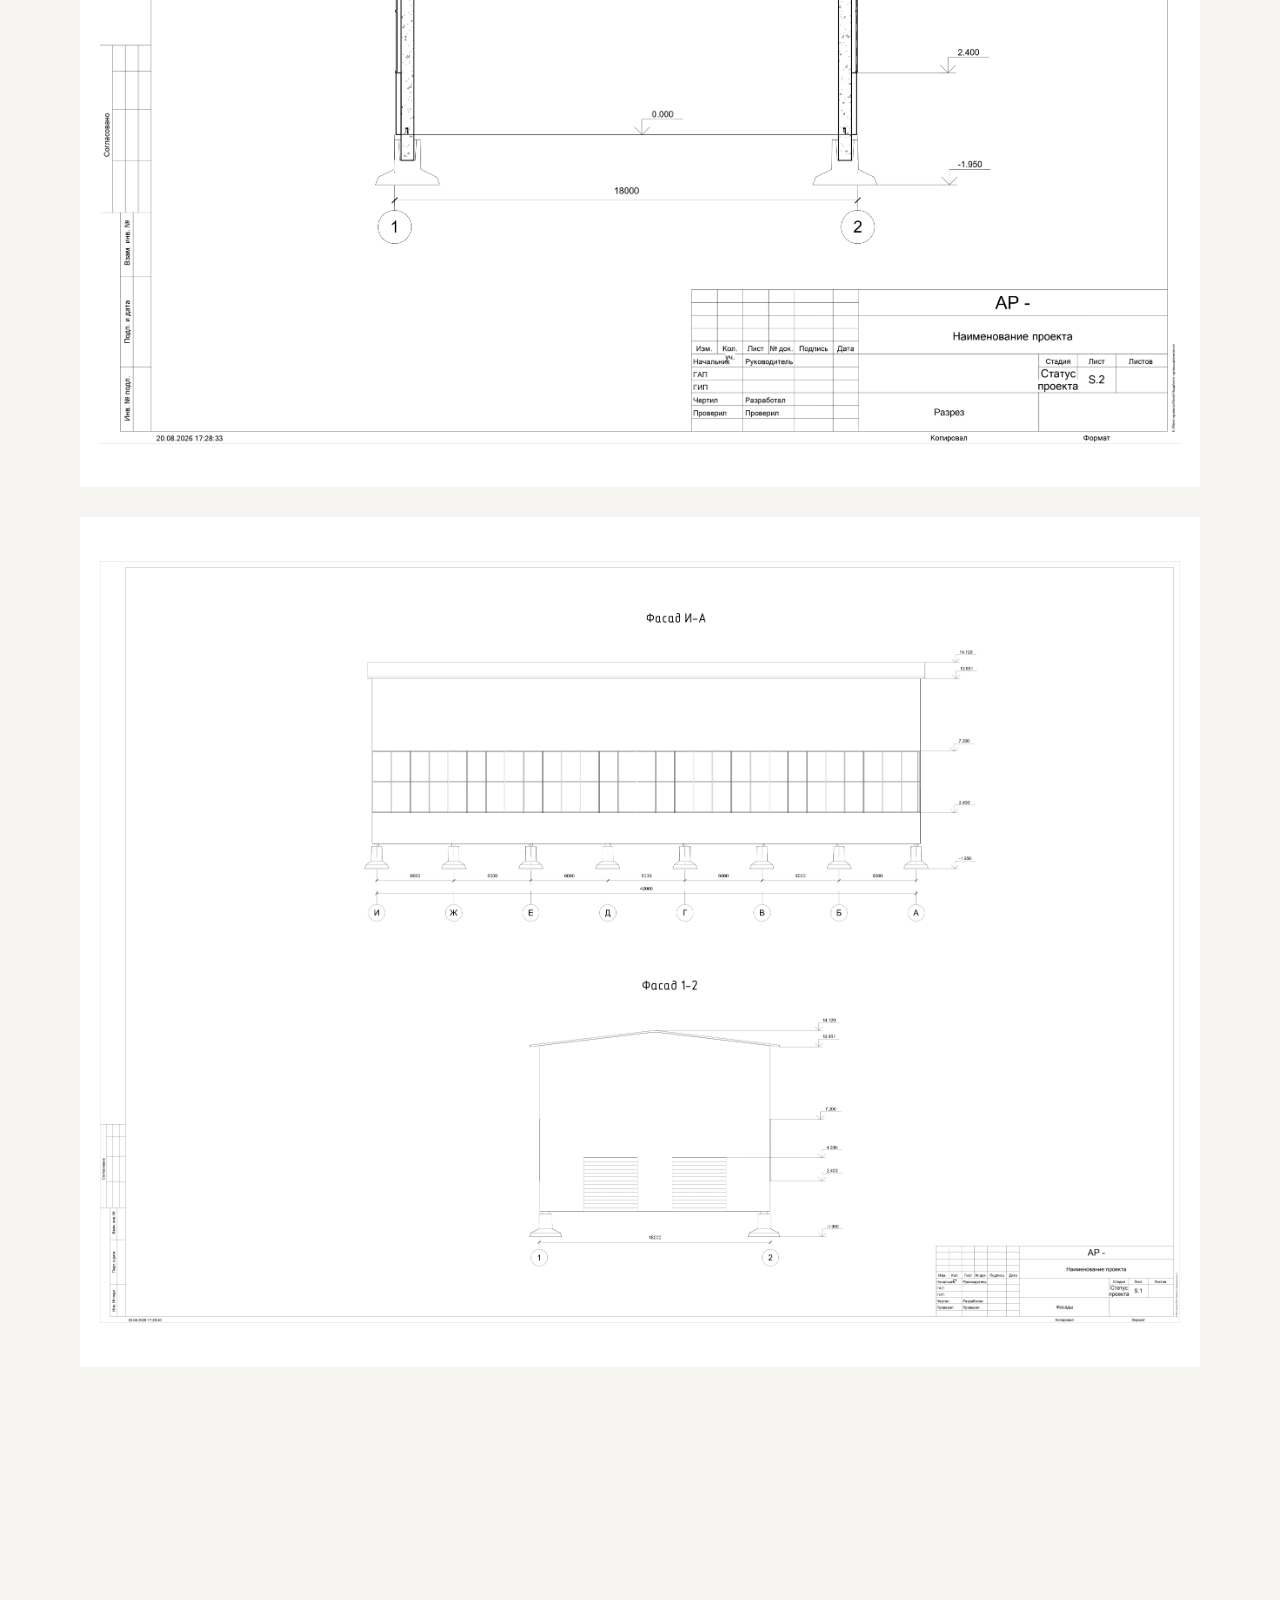
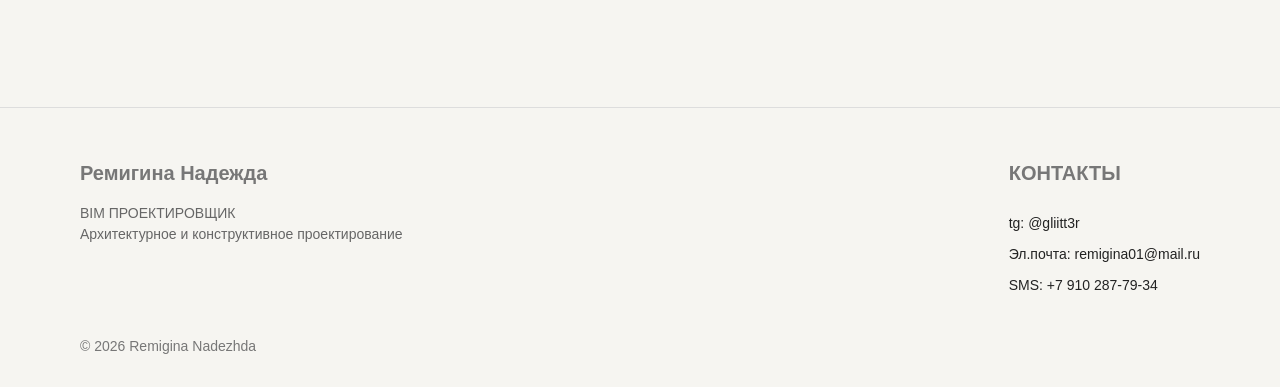
<file: project-prom.html>
<!DOCTYPE html>
<html lang="ru">


<head>


<meta charset="UTF-8">

<meta name="viewport" content="width=device-width, initial-scale=1.0">


<title>
Shopping Center | Portfolio
</title>


<link rel="stylesheet" href="style.css">


</head>




<body>



<!-- HEADER -->


<header>


<div class="logo">

PORTFOLIO

</div>




<nav>


<a href="index.html"

data-ru="ГЛАВНАЯ"

data-en="HOME">

</a>



<a href="projects.html"

data-ru="ПРОЕКТЫ"

data-en="PROJECTS">

</a>



<button id="ru">

RU

</button>



<button id="en">

EN

</button>



</nav>



</header>









<main class="project-page">





<!-- BACK -->


<a href="projects.html"

class="back"

data-ru="← ВСЕ ПРОЕКТЫ"

data-en="← ALL PROJECTS">

</a>









<!-- COVER -->


<section class="project-cover">



<img src="photo/prom intro.jpg"

alt="Prom">





<h1

data-ru="ПРОМЫШЛЕННОЕ ЗДАНИЕ"

data-en="INDUSTRIAL BUILDING">

</h1>




</section>









<!-- ABOUT -->


<section class="project-section">



<h2

data-ru="О ПРОЕКТЕ"

data-en="ABOUT PROJECT">

</h2>




<p

data-ru="Промышленное проектирование. Металлический каркас, планы, фасады и BIM-модель. Учебный проект в Autodesk Revit 2024."

data-en="Industrial design. Steel structure, drawings, elevations and BIM model. A training project in Autodesk Revit 2024.">


</p>



</section>



















<!-- BIM -->


<section class="project-section">



<h2

data-ru="BIM-МОДЕЛЬ"

data-en="BIM MODEL">

</h2>





<p

data-ru="
Информационная модель здания с проработкой конструктивной схемы.
"

data-en="
Building information model with structural system development.
">

</p>






<div class="project-gallery">



<img src="photo/prom acs1.jpg">


<img src="photo/prom acs2.jpg">



</div>





</section>









<!-- STRUCT -->


<section class="project-section">



<h2

data-ru="МЕТАЛЛИЧЕСКИЙ КАРКАС"

data-en="STEEL STRUCTURE">

</h2>





<p

data-ru="
Демонстрация несущей системы здания: колонны, фермы и основные элементы каркаса.
"

data-en="
Structural system visualization: columns, trusses and main steel frame elements.
">

</p>






<div class="project-gallery">



<img src="photo/prom kark1_.jpg">


<img src="photo/prom kark2.jpg">



</div>




</section>









<!-- DITAIL -->


<section class="project-section">



<h2

data-ru="ДЕТАЛИ ПРОЕКТА"

data-en="PROJECT DETAILS">

</h2>





<div class="project-gallery">



<img src="photo/prom det1.jpg">


<img src="photo/prom det2.jpg">



</div>



</section>









<!-- GALLERY -->


<section class="project-section">



<h2

data-ru="ГАЛЕРЕЯ"

data-en="GALLERY">

</h2>






<div class="project-gallery">



<img src="photo/prom galer 1.jpg">


<img src="photo/prom galer2.jpg">

<img src="photo/prom intro.jpg">

</div>




</section>



<!-- DRAWINGS -->


<section class="project-section">



<h2

data-ru="ЧЕРТЕЖИ"

data-en="DRAWINGS">

</h2>







<div class="drawings">



<img src="photo/prom chert1.jpg">


<img src="photo/prom chert2.jpg">


<img src="photo/prom chert3.jpg">



</div>






</section>




</main>







<script src="script.js"></script>

<footer>


<div class="footer-content">



<div class="footer-info">


<h3

data-ru="Ремигина Надежда"

data-en="Remigina Nadezhda">

</h3>



<p

data-ru="BIM ПРОЕКТИРОВЩИК"

data-en="BIM DESIGNER">

</p>



<p

data-ru="Архитектурное и конструктивное проектирование"

data-en="Architectural and structural design">

</p>



</div>







<div class="footer-contact">


<h3

data-ru="КОНТАКТЫ"

data-en="CONTACT">

</h3>


<a href="https://t.me/gliitt3r" target="_blank">
 tg: @gliitt3r
</a>


<a href="mailto:remigina01@mail.ru">
Эл.почта:   remigina01@mail.ru
</a>




<a href="sms:+79102877934">
    SMS: +7 910 287-79-34
</a>

</div>



</div>







<div class="footer-bottom">


© 2026 Remigina Nadezhda

</div>



</footer>

</body>


</html>
</file>
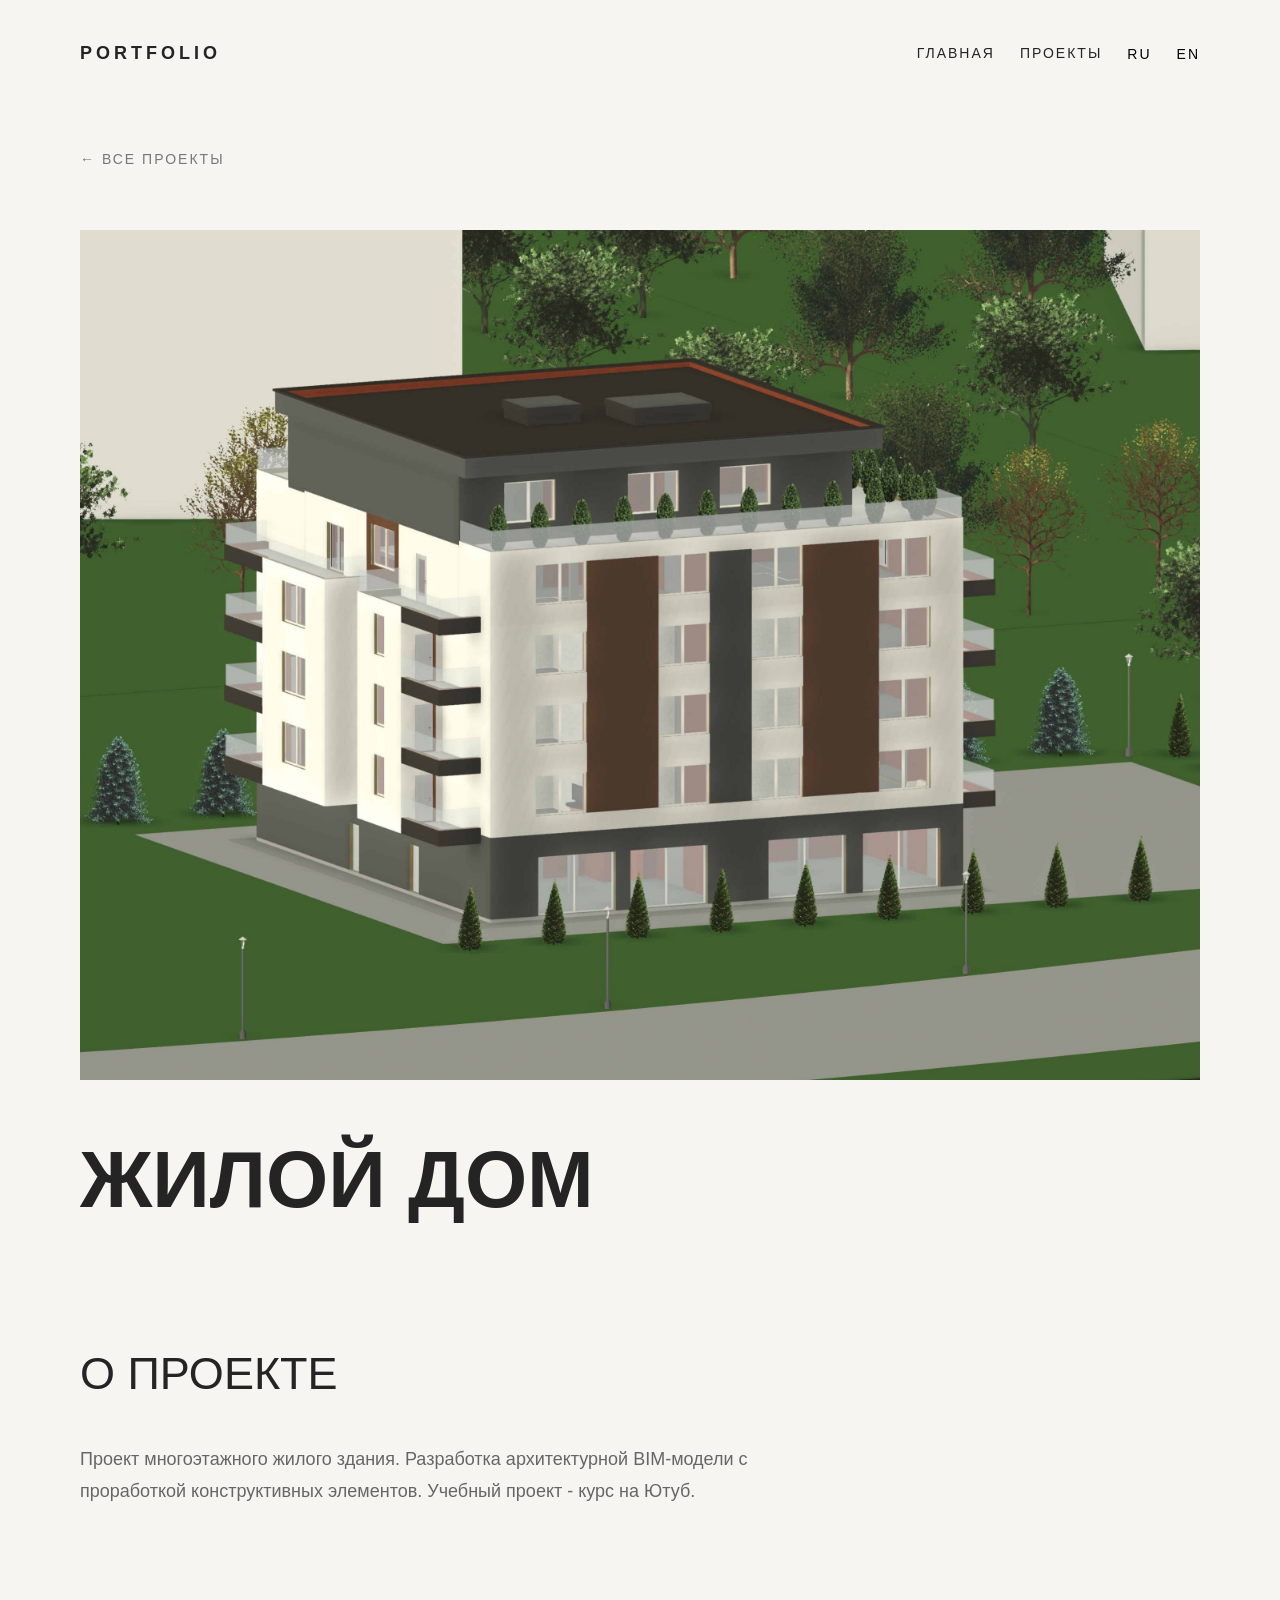
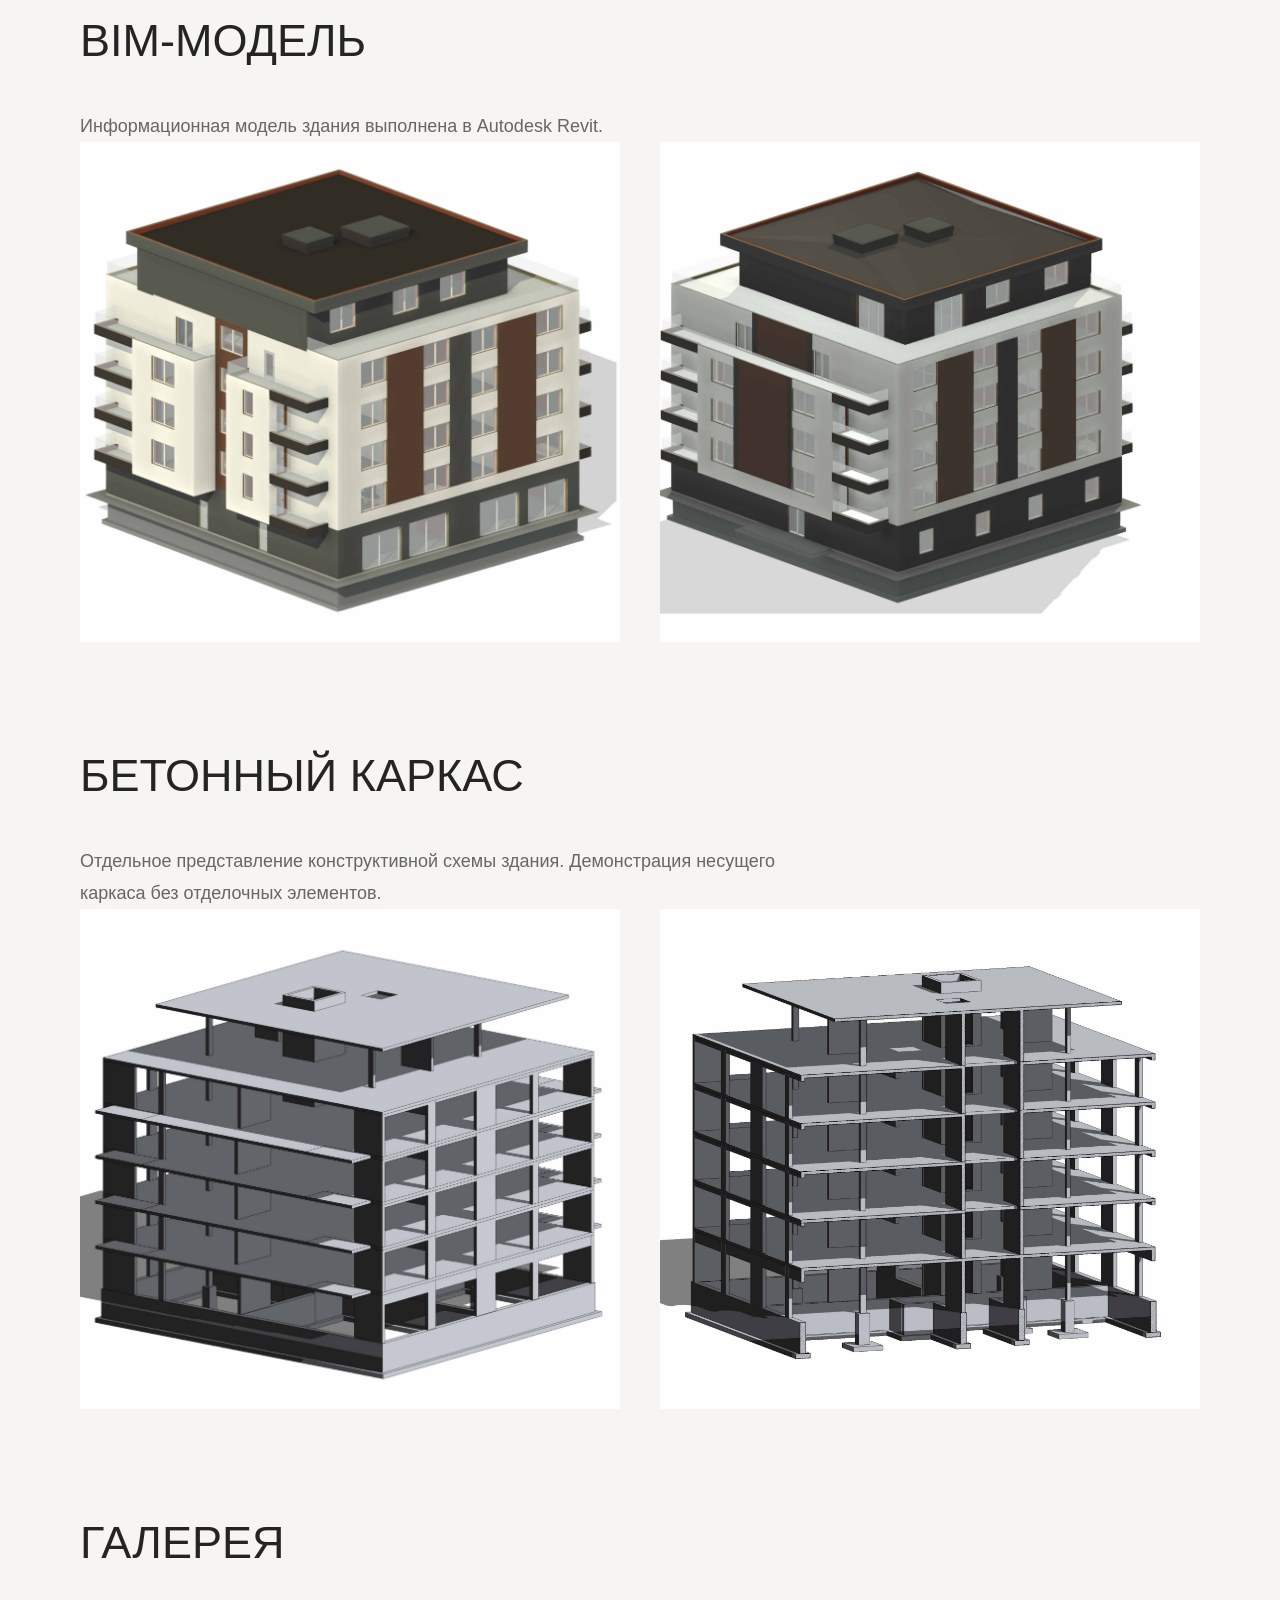
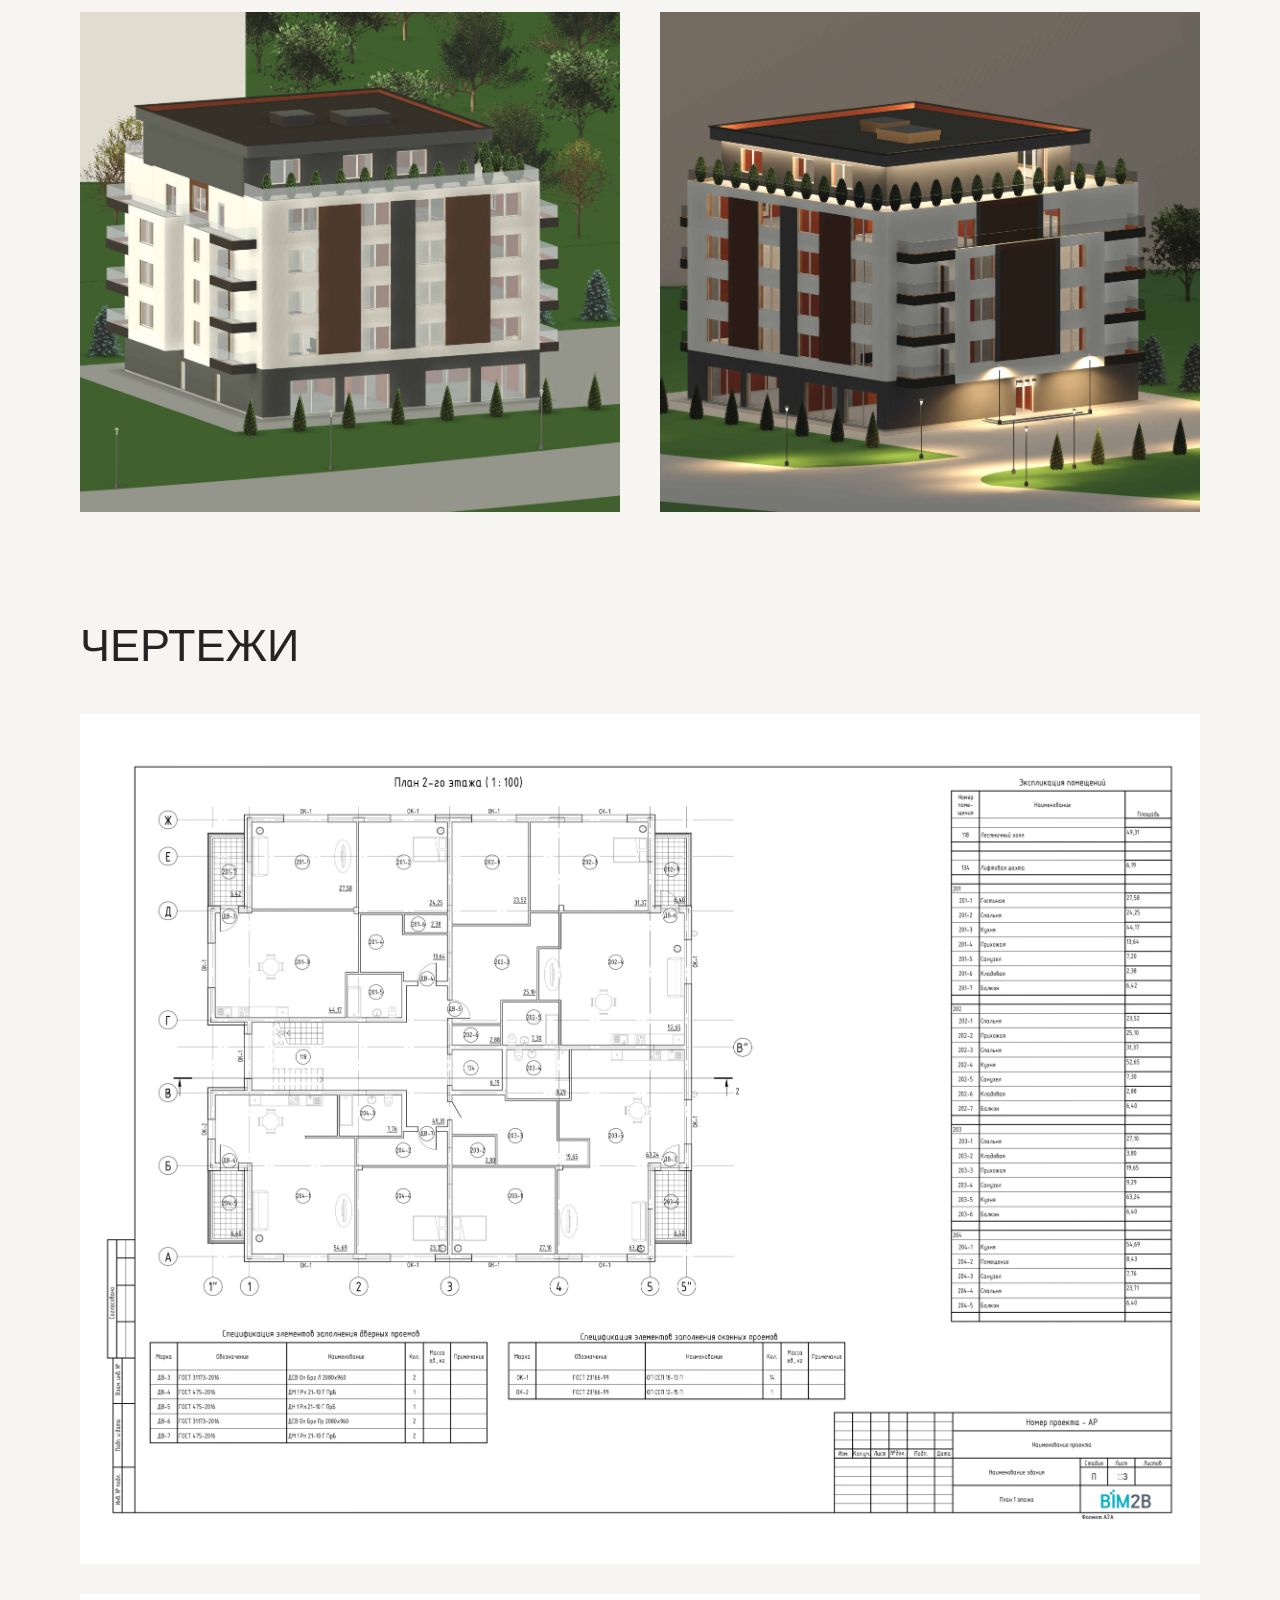
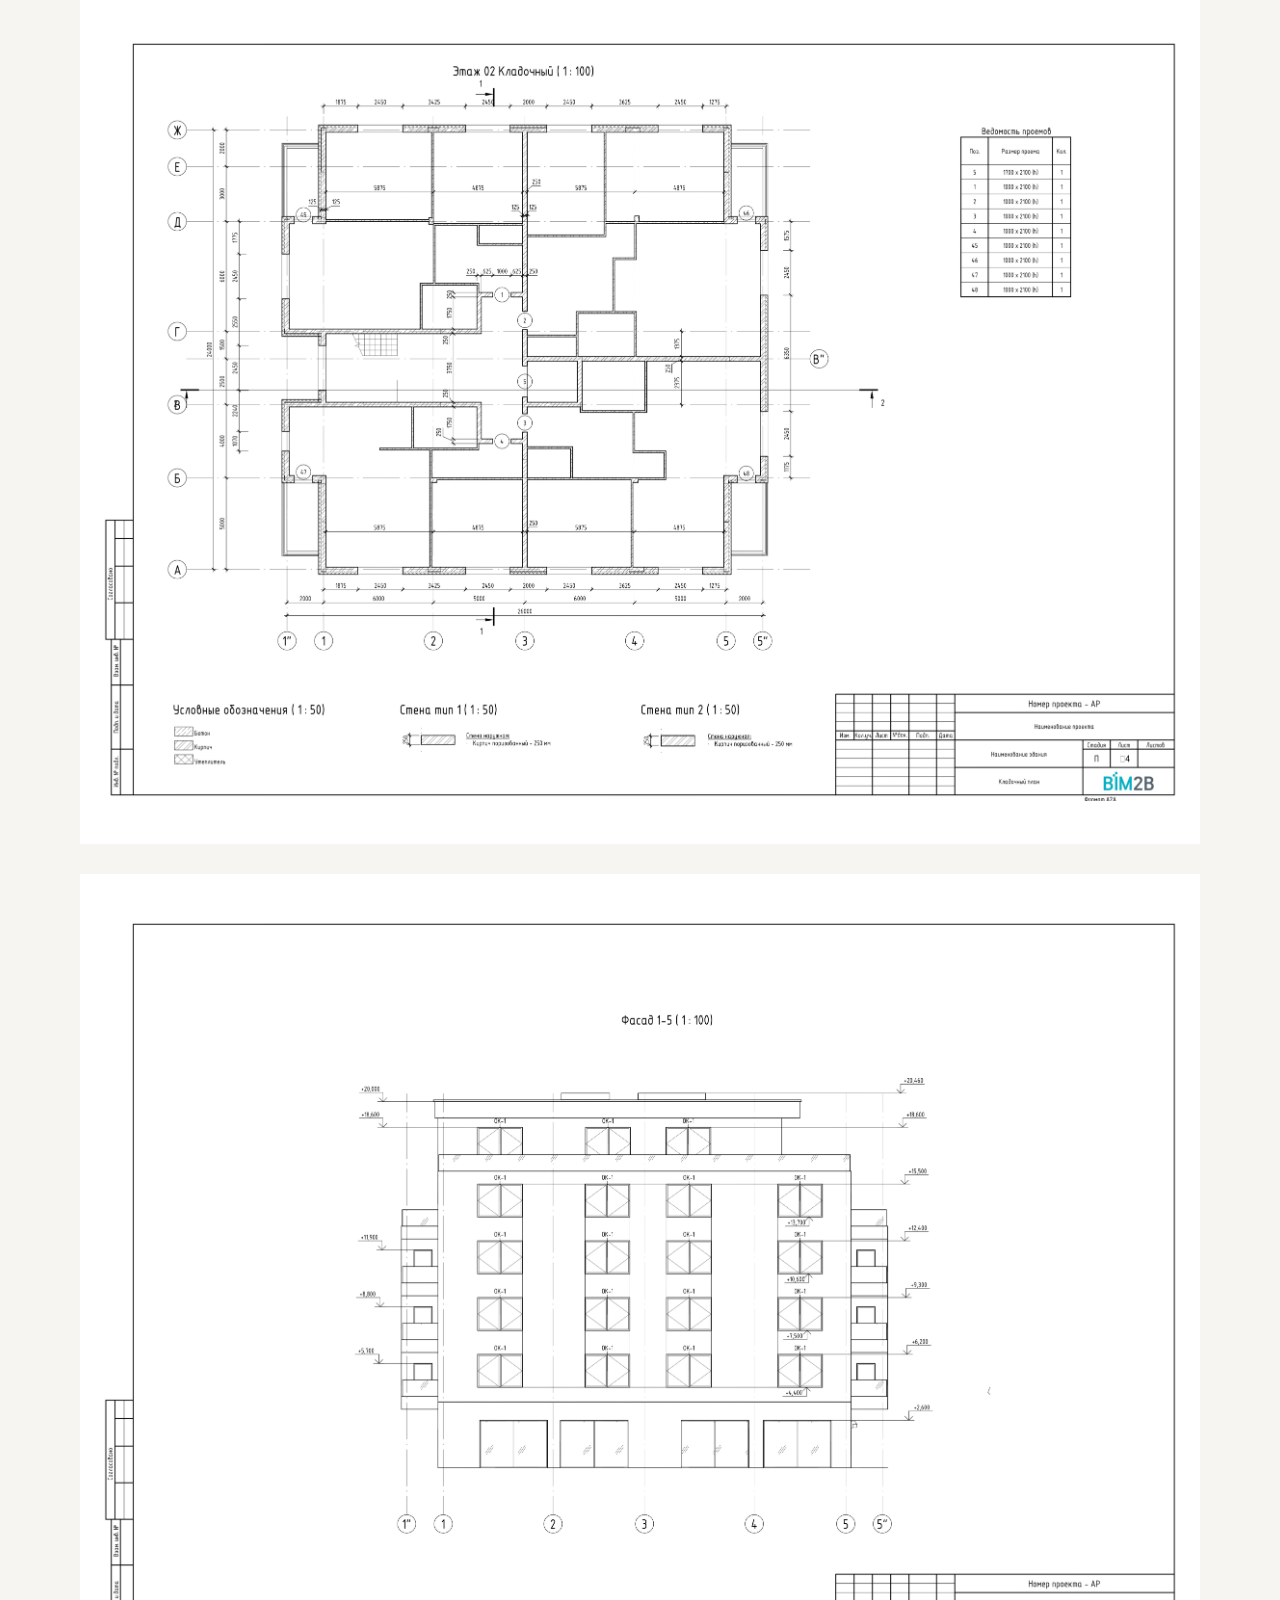
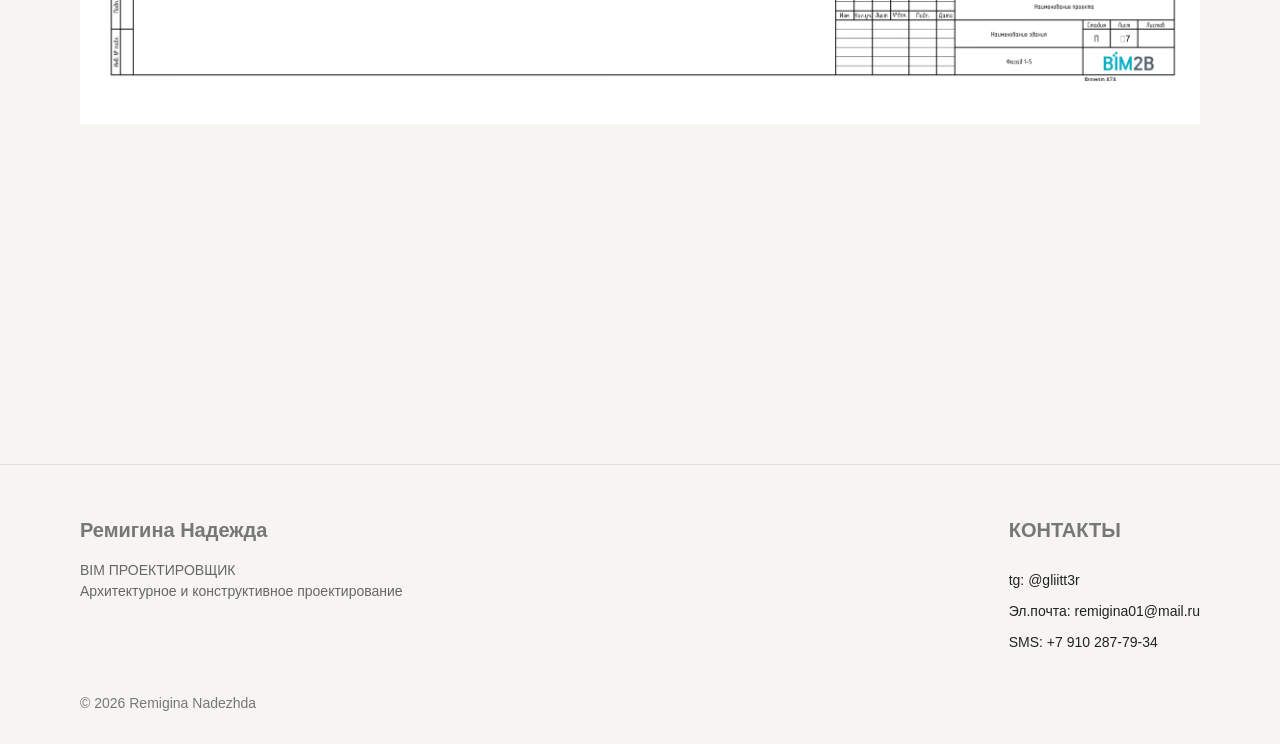
<file: project-residential.html>
<!DOCTYPE html>
<html lang="ru">


<head>


<meta charset="UTF-8">

<meta name="viewport" content="width=device-width, initial-scale=1.0">


<title>
Residential Building | Portfolio
</title>


<link rel="stylesheet" href="style.css">


</head>




<body>




<!-- HEADER -->

<header>


<div class="logo">

PORTFOLIO

</div>



<nav>


<a href="index.html"

data-ru="ГЛАВНАЯ"

data-en="HOME">

</a>



<a href="projects.html"

data-ru="ПРОЕКТЫ"

data-en="PROJECTS">

</a>



<button id="ru">
RU
</button>



<button id="en">
EN
</button>



</nav>


</header>








<main class="project-page">







<!-- BACK -->


<a href="projects.html"

class="back"

data-ru="← ВСЕ ПРОЕКТЫ"

data-en="← ALL PROJECTS">


</a>









<!-- COVER -->

<section class="project-cover">



<img src="photo/gk galer1.jpg"

alt="Residential Building">



<h1

data-ru="ЖИЛОЙ ДОМ"

data-en="RESIDENTIAL BUILDING">

</h1>



</section>









<!-- ABOUT -->

<section class="project-section">



<h2

data-ru="О ПРОЕКТЕ"

data-en="ABOUT PROJECT">

</h2>




<p

data-ru="
Проект многоэтажного жилого здания. 
Разработка архитектурной BIM-модели с проработкой конструктивных элементов. Учебный проект - курс на Ютуб.
"

data-en="
Multi-storey residential building project.
Development of architectural BIM model with structural elements.Educational project - a course on YouTube.
">

</p>



</section>









<!-- CONCEPT -->











<!-- BIM MODEL -->


<section class="project-section">



<h2

data-ru="BIM-МОДЕЛЬ"

data-en="BIM MODEL">

</h2>




<p

data-ru="
Информационная модель здания выполнена в Autodesk Revit.
"

data-en="
Building information model developed in Autodesk Revit.
">

</p>





<div class="project-gallery">


<img src="photo/gk acs1.jpg">


<img src="photo/gk acs2.jpg">



</div>



</section>









<!-- CONCRETE FRAME -->


<section class="project-section">



<h2

data-ru="БЕТОННЫЙ КАРКАС"

data-en="CONCRETE FRAME">

</h2>





<p

data-ru="
Отдельное представление конструктивной схемы здания. 
Демонстрация несущего каркаса без отделочных элементов.
"

data-en="
Structural representation of the building.
Concrete frame visualization without finishing elements.
">

</p>






<div class="project-gallery">



<img src="photo/gk kark1.jpg">



<img src="photo/gk kark2.jpg">



</div>



</section>





<!-- GALLERY -->


<section class="project-section">



<h2

data-ru="ГАЛЕРЕЯ"

data-en="GALLERY">

</h2>




<div class="project-gallery">



<img src="photo/gk galer1.jpg">


<img src="photo/gk galer2.jpg">



</div>




</section>




<!-- DRAWINGS -->

<section class="project-section">



<h2

data-ru="ЧЕРТЕЖИ"

data-en="DRAWINGS">

</h2>




<div class="drawings">



<img src="photo/gk chert-1.jpg">


<img src="photo/gk chert-2.jpg">


<img src="photo/gk chert-3.jpg">



</div>




</section>
















</main>







<script src="script.js"></script>

<footer>


<div class="footer-content">



<div class="footer-info">


<h3

data-ru="Ремигина Надежда"

data-en="Remigina Nadezhda">

</h3>



<p

data-ru="BIM ПРОЕКТИРОВЩИК"

data-en="BIM DESIGNER">

</p>



<p

data-ru="Архитектурное и конструктивное проектирование"

data-en="Architectural and structural design">

</p>



</div>







<div class="footer-contact">


<h3

data-ru="КОНТАКТЫ"

data-en="CONTACT">

</h3>



<a href="https://t.me/gliitt3r" target="_blank">
 tg: @gliitt3r
</a>


<a href="mailto:remigina01@mail.ru">
Эл.почта:   remigina01@mail.ru
</a>




<a href="sms:+79102877934">
    SMS: +7 910 287-79-34
</a>




</div>



</div>







<div class="footer-bottom">


© 2026 Remigina Nadezhda


</div>



</footer>

</body>


</html>
</file>
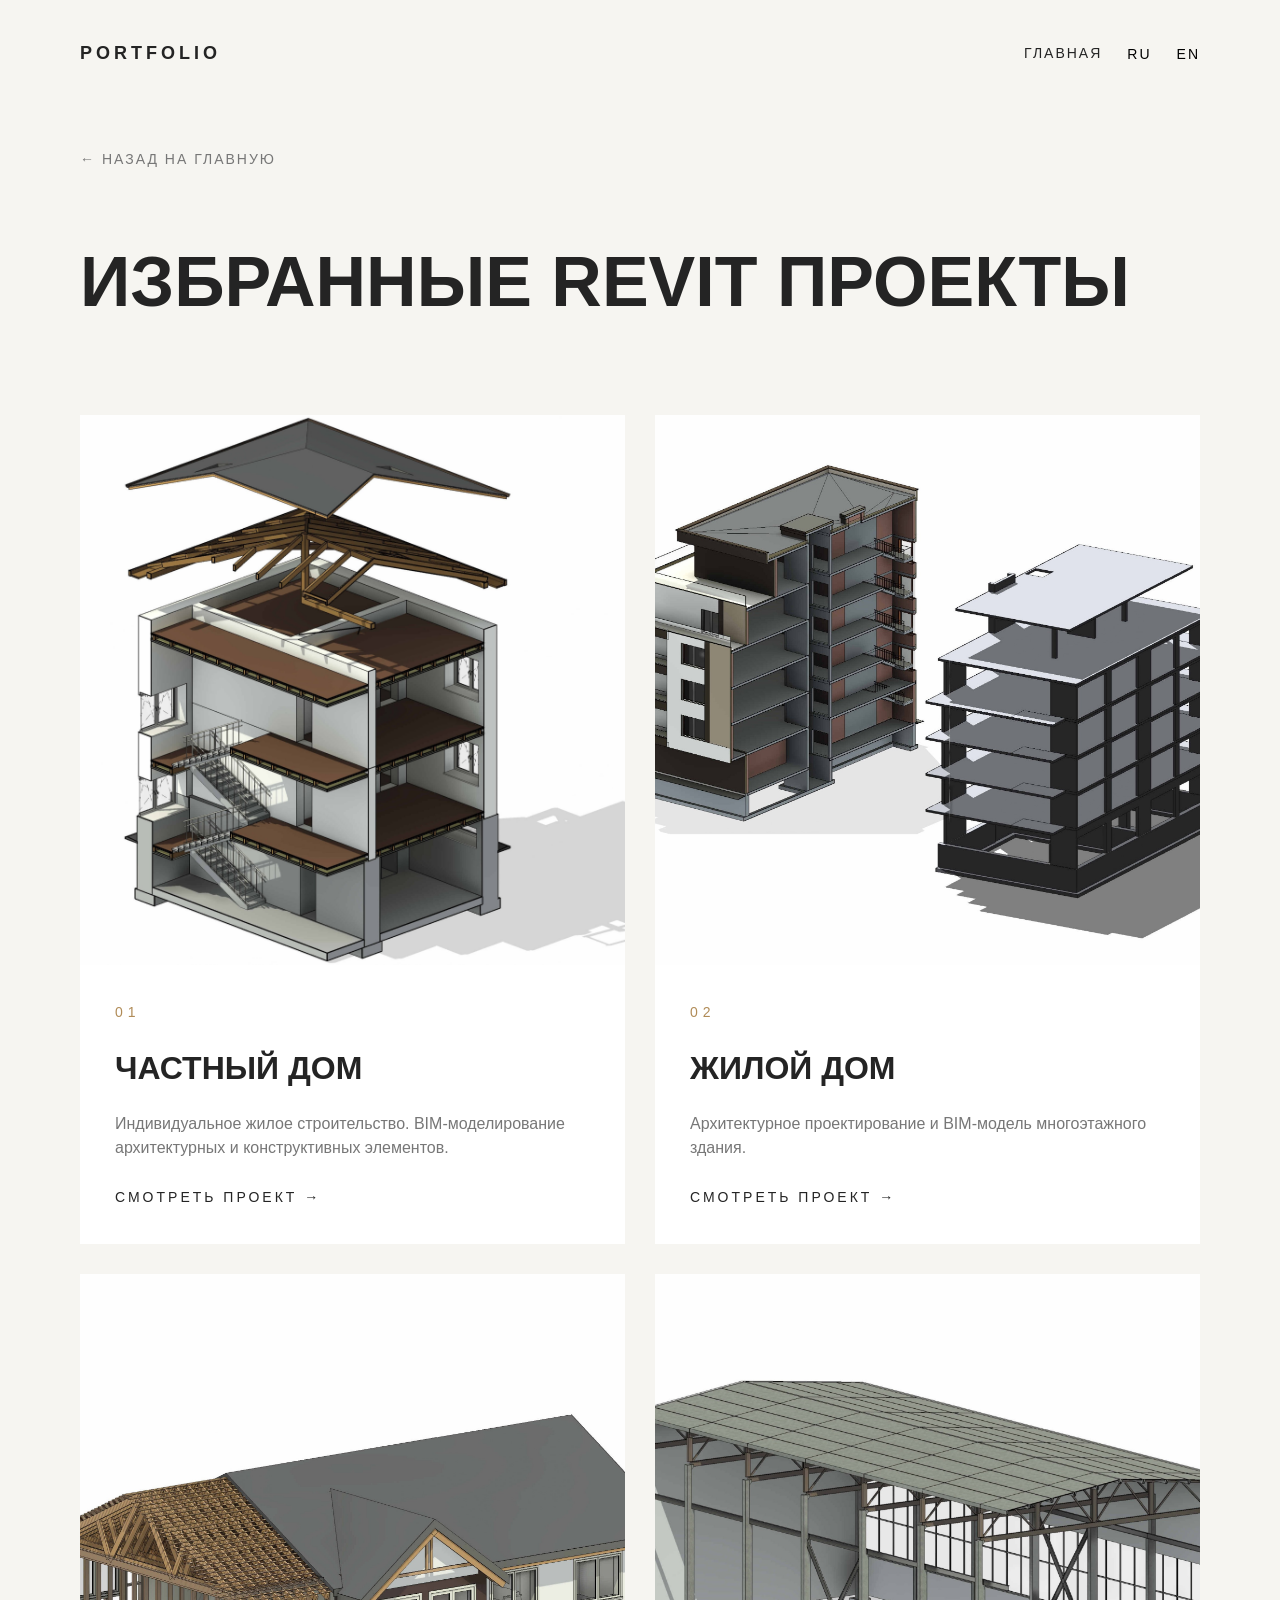
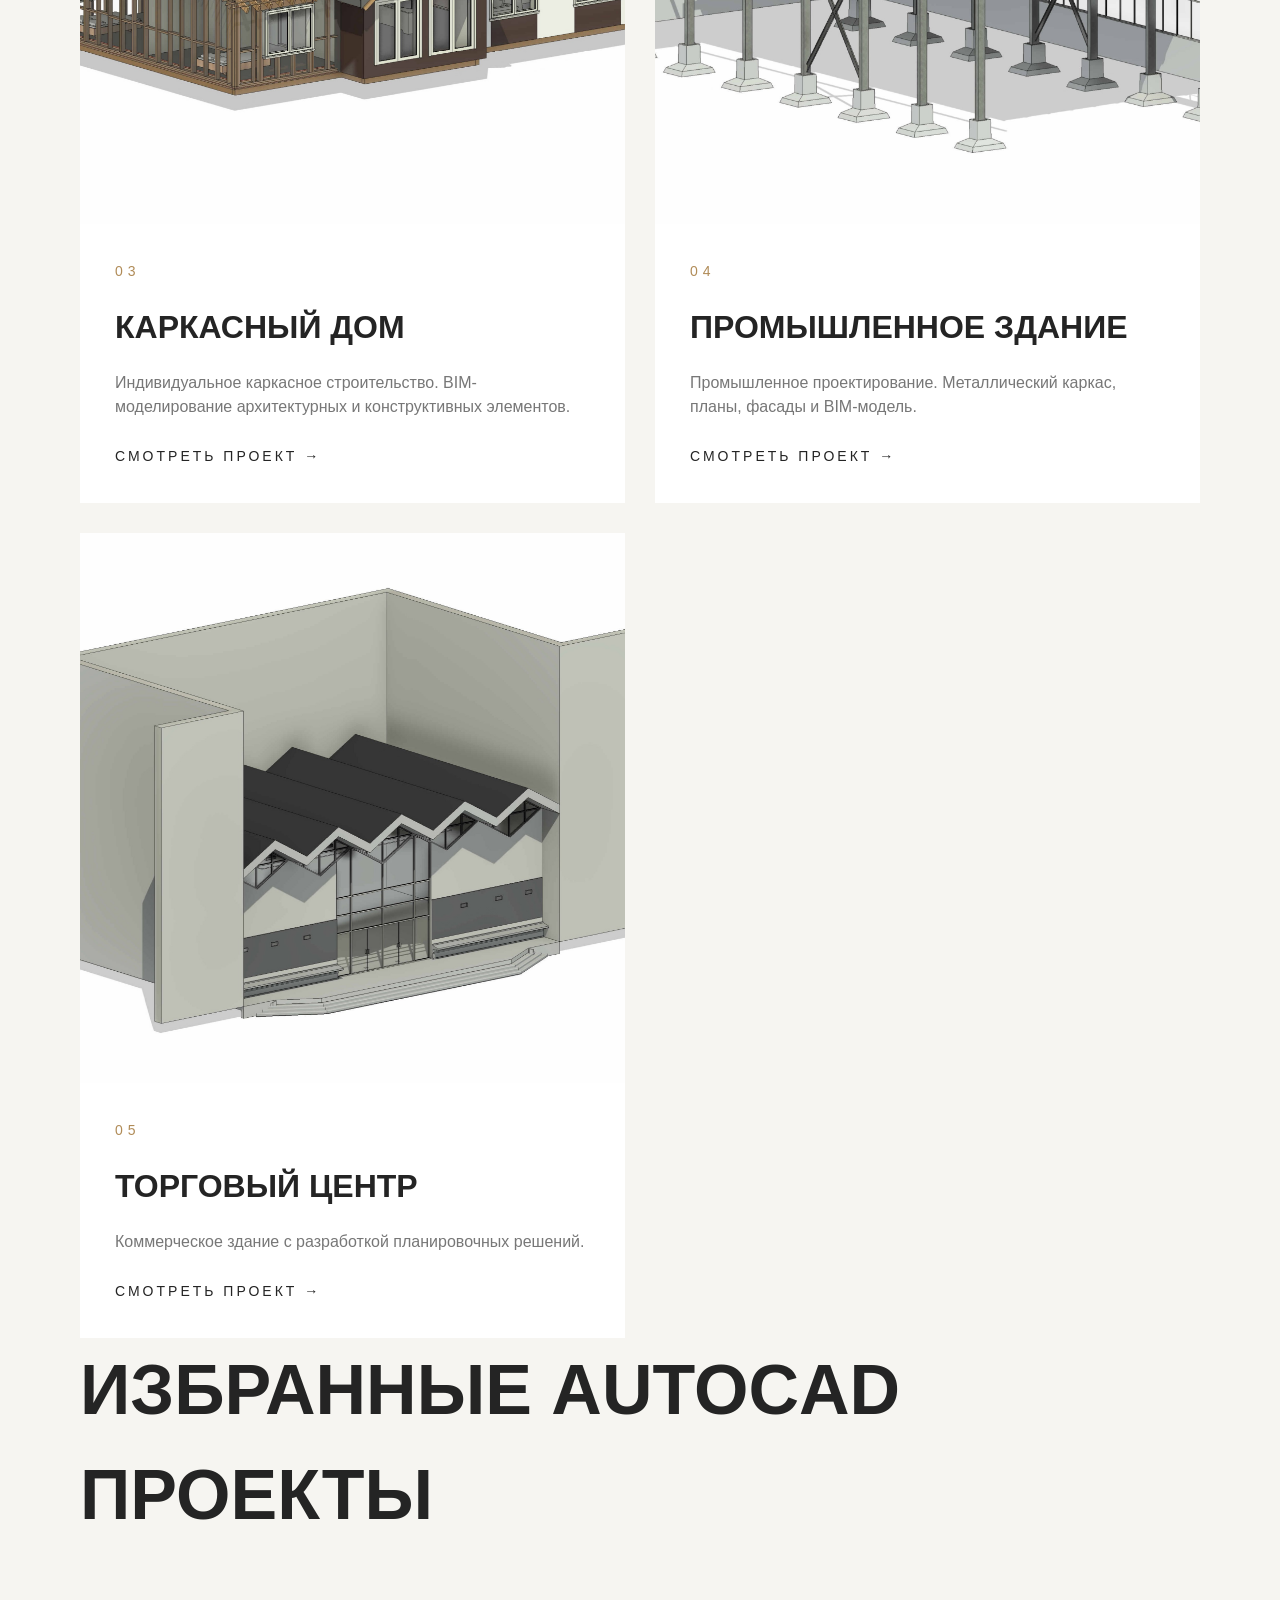
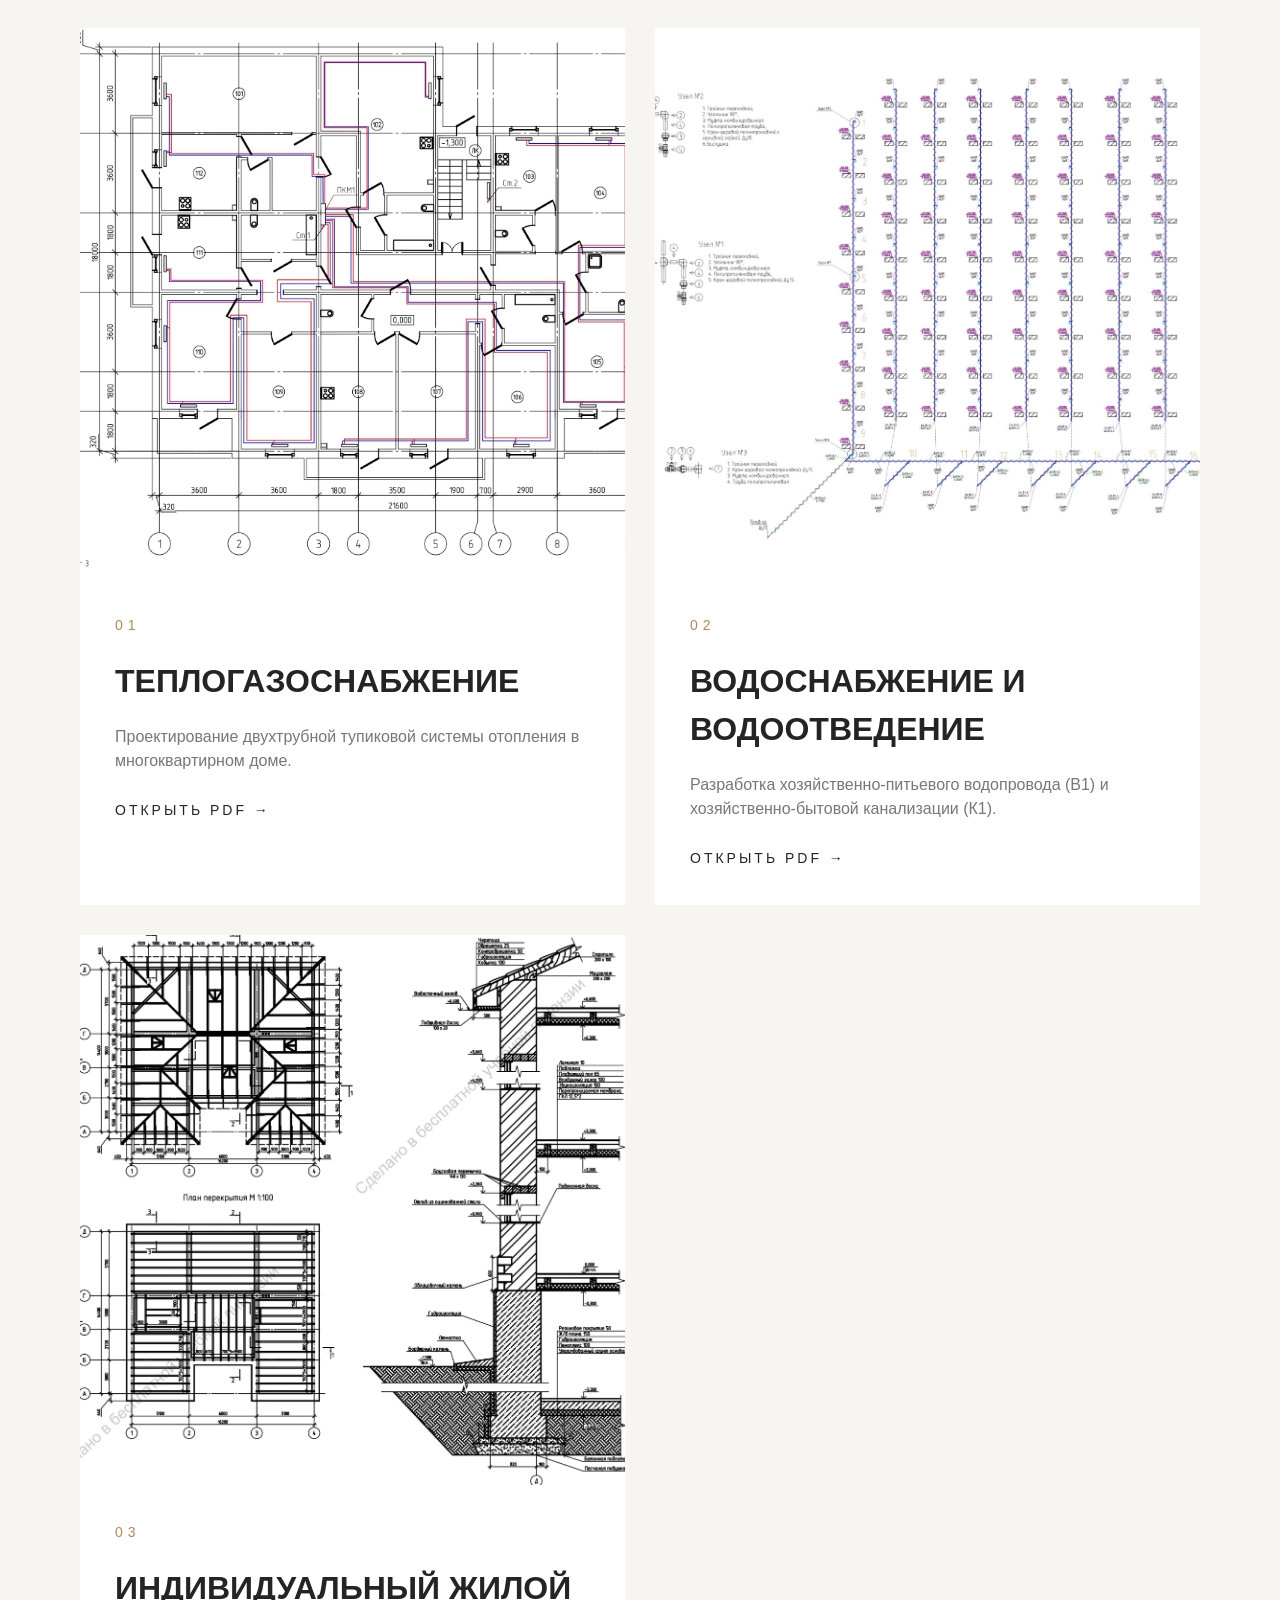
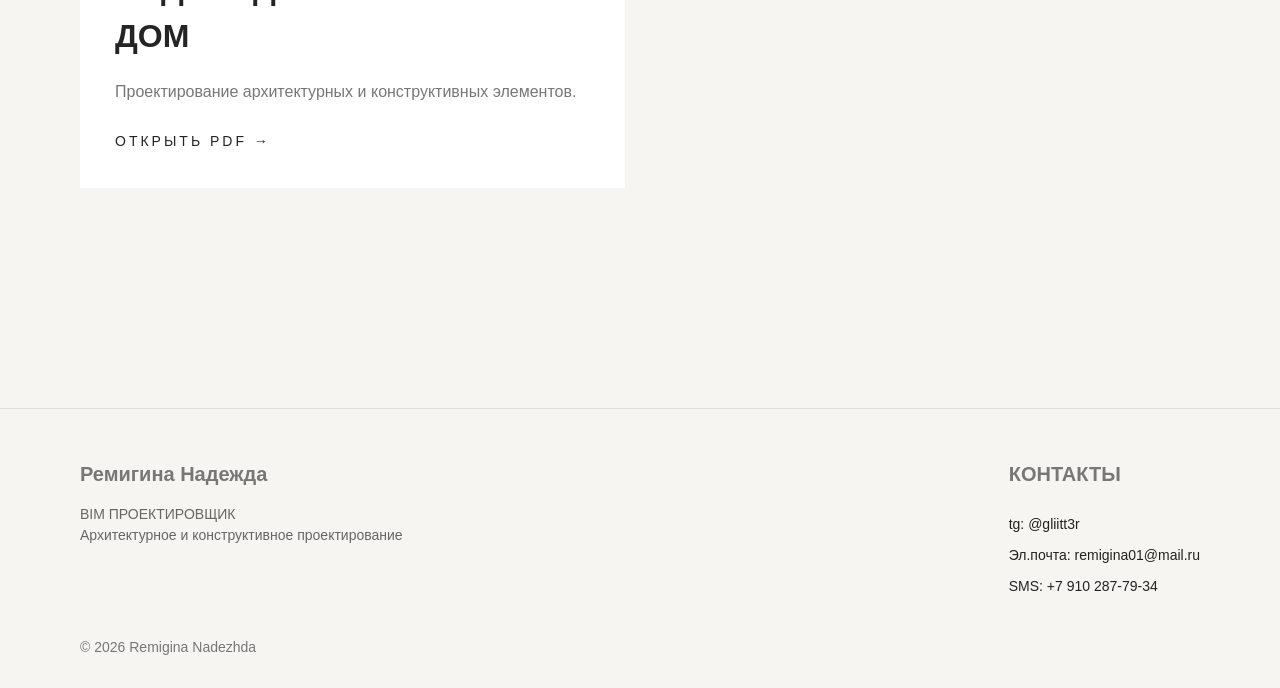
<file: projects.html>
<!DOCTYPE html>
<html lang="ru">


<head>


    <meta charset="UTF-8">

    <meta name="viewport" content="width=device-width, initial-scale=1.0">


    <title>
        Projects | Portfolio
    </title>


    <link rel="stylesheet" href="style.css">


</head>




<body>




<!-- =========================
HEADER
========================= -->


<header>


    <div class="logo">

        PORTFOLIO

    </div>



    <nav>


        <a href="index.html"

        data-ru="ГЛАВНАЯ"

        data-en="HOME">

        </a>



        <button id="ru">

            RU

        </button>



        <button id="en">

            EN

        </button>


    </nav>


</header>






<!-- =========================
PROJECTS
========================= -->


<main class="projects-page">





<a href="index.html"

class="back"

data-ru="← НАЗАД НА ГЛАВНУЮ"

data-en="← BACK HOME">


</a>





<h1 class="projects-title"

data-ru="ИЗБРАННЫЕ REVIT ПРОЕКТЫ"

data-en="SELECTED PROJECTS">


</h1>








<section class="projects-grid">







<!-- =========================
PROJECT 01
PRIVATE HOUSE
========================= -->



<article class="project-card">


<img src="photo/ind.jpg"
alt="Private House">



<div class="project-info">


<span class="project-number">

01

</span>



<h2

data-ru="ЧАСТНЫЙ ДОМ"

data-en="PRIVATE HOUSE">

</h2>




<p

data-ru="Индивидуальное жилое строительство. BIM-моделирование архитектурных и конструктивных элементов."

data-en="Individual residential building. Architectural and structural BIM modelling.">

</p>





<a href="project-house.html"

class="project-link"

data-ru="СМОТРЕТЬ ПРОЕКТ →"

data-en="VIEW PROJECT →">


</a>



</div>



</article>








<!-- =========================
PROJECT 02
RESIDENTIAL
========================= -->



<article class="project-card">


<img src="photo/gk.jpg"
alt="Residential Building">



<div class="project-info">


<span class="project-number">

02

</span>



<h2

data-ru="ЖИЛОЙ ДОМ"

data-en="RESIDENTIAL BUILDING">

</h2>





<p

data-ru="Архитектурное проектирование и BIM-модель многоэтажного здания."

data-en="Architectural design and BIM model of a residential building.">

</p>





<a href="project-residential.html"

class="project-link"

data-ru="СМОТРЕТЬ ПРОЕКТ →"

data-en="VIEW PROJECT →">


</a>



</div>


</article>









<!-- =========================
PROJECT 03
WOOD
========================= -->



<article class="project-card">


<img src="photo/wood.jpg"

alt="Industrial Building">



<div class="project-info">


<span class="project-number">

03

</span>



<h2

data-ru="КАРКАСНЫЙ ДОМ"

data-en="FRAME HOUSE">

</h2>




<p

data-ru="Индивидуальное каркасное строительство. BIM-моделирование архитектурных и конструктивных элементов."

data-en="Individual frame construction. BIM modeling of architectural and structural elements.">

</p>





<a href="project-wood.html"

class="project-link"

data-ru="СМОТРЕТЬ ПРОЕКТ →"

data-en="VIEW PROJECT →">


</a>



</div>



</article>









<!-- =========================
PROJECT 04
PROM
========================= -->



<article class="project-card">


<img src="photo/prom.jpg"

alt="Shopping Center">





<div class="project-info">


<span class="project-number">

04

</span>



<h2

data-ru="ПРОМЫШЛЕННОЕ ЗДАНИЕ"

data-en="INDUSTRIAL BUILDING">

</h2>






<p

data-ru="Промышленное проектирование. Металлический каркас, планы, фасады и BIM-модель."

data-en="Industrial design. Steel structure, drawings, elevations and BIM model.">

</p>






<a href="project-prom.html"

class="project-link"

data-ru="СМОТРЕТЬ ПРОЕКТ →"

data-en="VIEW PROJECT →">


</a>



</div>



</article>

<!-- =========================
PROJECT 05
MALL
========================= -->



<article class="project-card">


<img src="photo/tg.jpg"

alt="Shopping Center">





<div class="project-info">


<span class="project-number">

05

</span>



<h2

data-ru="ТОРГОВЫЙ ЦЕНТР"

data-en="SHOPPING CENTER">

</h2>






<p

data-ru="Коммерческое здание с разработкой планировочных решений."

data-en="Commercial building with spatial planning solutions.">

</p>






<a href="project-mall.html"

class="project-link"

data-ru="СМОТРЕТЬ ПРОЕКТ →"

data-en="VIEW PROJECT →">


</a>



</div>



</article>










</section>


<!-- =========================
НАЧАЛО АВТОКАД
========================= -->

<h1 class="projects-title"

data-ru="ИЗБРАННЫЕ AUTOCAD ПРОЕКТЫ"

data-en="SELECTED PROJECTS">


</h1>

<section class="projects-grid">







<!-- =========================
PROJECT 01
отопление
========================= -->



<article class="project-card">


<img src="photo/otopl intro.jpg"
alt="Private House">



<div class="project-info">


<span class="project-number">

01

</span>



<h2

data-ru="ТЕПЛОГАЗОСНАБЖЕНИЕ"

data-en="HEAT AND GAS SUPPLY">

</h2>




<p

data-ru="Проектирование двухтрубной тупиковой системы отопления в многоквартирном доме."

data-en="Designing a two‑pipe dead‑end heating system for an apartment building.">

</p>





<a href="files/file otopl.pdf" target="_blank"

class="project-link"

data-ru="ОТКРЫТЬ PDF →"

data-en="OPEN PDF →">


</a>



</div>



</article>

<!-- =========================
PROJECT 02
вода
========================= -->



<article class="project-card">


<img src="photo/voda intro.jpg"
alt="Private House">



<div class="project-info">


<span class="project-number">

02

</span>



<h2

data-ru="ВОДОСНАБЖЕНИЕ И ВОДООТВЕДЕНИЕ"

data-en="WATER SUPPLY AND SEWAGE">

</h2>




<p

data-ru="Разработка хозяйственно-питьевого водопровода (В1) и
хозяйственно-бытовой канализации (К1)."

data-en="Development of the domestic drinking water supply system (V1) and the domestic sewage system (K1).">

</p>





<a href="files/file voda.pdf" target="_blank"

class="project-link"

data-ru="ОТКРЫТЬ PDF →"

data-en="OPEN PDF →">


</a>



</div>



</article>

<!-- =========================
PROJECT 03
АСК
========================= -->



<article class="project-card">


<img src="photo/ask intro.jpg"
alt="Private House">



<div class="project-info">


<span class="project-number">

03

</span>



<h2

data-ru="ИНДИВИДУАЛЬНЫЙ ЖИЛОЙ ДОМ"

data-en="PRIVATE HOUSE">

</h2>




<p

data-ru="Проектирование архитектурных и конструктивных элементов. "

data-en="Design of architectural and structural elements.">

</p>





<a href="files/file asc.pdf" target="_blank"

class="project-link"

data-ru="ОТКРЫТЬ PDF →"

data-en="OPEN PDF →">


</a>



</div>



</article>


</main>






<script src="script.js"></script>

<footer>


<div class="footer-content">



<div class="footer-info">


<h3

data-ru="Ремигина Надежда"

data-en="Remigina Nadezhda">

</h3>



<p

data-ru="BIM ПРОЕКТИРОВЩИК"

data-en="BIM DESIGNER">

</p>



<p

data-ru="Архитектурное и конструктивное проектирование"

data-en="Architectural and structural design">

</p>



</div>







<div class="footer-contact">


<h3

data-ru="КОНТАКТЫ"

data-en="CONTACT">

</h3>



<a href="https://t.me/gliitt3r" target="_blank">
 tg: @gliitt3r
</a>


<a href="mailto:remigina01@mail.ru">
Эл.почта:   remigina01@mail.ru
</a>




<a href="sms:+79102877934">
    SMS: +7 910 287-79-34
</a>



</div>



</div>







<div class="footer-bottom">


© 2026 Remigina Nadezhda


</div>



</footer>

</body>


</html>
</file>
<file: style.css>
* {
    margin: 0;
    padding: 0;
    box-sizing: border-box;
}


html {
    scroll-behavior: smooth;
}


body {

    font-family: "Manrope", Arial, sans-serif;

    background: #f6f5f1;

    color: #242424;

    line-height: 1.5;

}


img {

    max-width: 100%;

    display: block;

}


a {

    text-decoration: none;

    color: inherit;

}


/* =====================================
   HEADER (ВСЕ СТРАНИЦЫ)
===================================== */


header {

    width: 100%;

    padding: 40px 80px;

    display: flex;

    justify-content: space-between;

    align-items: center;

}



.logo {

    font-size: 18px;

    font-weight: 600;

    letter-spacing: 4px;

}



nav {

    display: flex;

    align-items: center;

    gap: 25px;

}



nav a {

    font-size: 14px;

    letter-spacing: 2px;

}



.language {

    display: flex;

    gap: 10px;

}



button {

    background: none;

    border: none;

    cursor: pointer;

    font-size: 14px;

    letter-spacing: 2px;

}



button:hover {

    color:#b08b57;

}


/* =====================================
   ГЛАВНАЯ СТРАНИЦА INDEX
===================================== */


.hero {


    min-height: calc(100vh - 100px);

    padding: 40px 80px;

    display:flex;

    align-items:center;

    justify-content:space-between;

    gap:50px;


}



.hero-text {

    width:45%;

}



.profession {


    color:#b08b57;

    letter-spacing:6px;

    font-size:15px;

    margin-bottom:30px;


}



.hero h1 {


    font-size:80px;

    line-height:1.05;

    font-weight:600;

    margin-bottom:35px;


}



.hero-description {


    max-width:520px;

    color:#666;

    font-size:18px;

    line-height:1.8;

}



.main-button {


    display:inline-block;

    margin-top:45px;

    padding:18px 45px;

    border:1px solid #222;

    letter-spacing:2px;

    transition:.3s;


}



.main-button:hover {


    background:#222;

    color:white;


}




.hero-image {


    width:45%;

    height:720px;

}



.hero-image img {


    width:100%;

    height:100%;

    object-fit:cover;

    border-radius:3px;


}




/* =====================================
   PROJECTS PAGE
===================================== */



.projects-page {


    padding:40px 80px 100px;


}



.back {


    display:inline-block;

    margin-bottom:60px;

    font-size:14px;

    letter-spacing:2px;

    color:#777;


}



.projects-title {


    font-size:70px;

    font-weight:600;

    margin-bottom:80px;


}



.projects-grid {


    display:grid;

    grid-template-columns:repeat(2,1fr);

    gap:80px 50px;


}



.project-card {


    background:#fff;


}



.project-card img {


    width:100%;

    height:550px;

    object-fit:cover;


}



.project-info {


    padding:35px;


}



.project-number {


    color:#b08b57;

    letter-spacing:5px;

    font-size:14px;


}



.project-info h2 {


    font-size:32px;

    margin:20px 0;


}



.project-info p {


    color:#777;

    margin-bottom:25px;


}



.project-link {


    font-size:14px;

    letter-spacing:3px;


}



/* =====================================
   СТРАНИЦА ОТДЕЛЬНОГО ПРОЕКТА
===================================== */



.project-page {


    padding:40px 80px 120px;


}




.project-cover {


    margin-bottom:100px;


}



.project-cover img {


    width:100%;

    height:850px;

    object-fit:cover;


}



.project-cover h1 {


    font-size:80px;

    margin-top:40px;

    font-weight:600;


}




.project-section {


    margin-bottom:100px;


}



.project-section h2 {


    font-size:45px;

    margin-bottom:35px;

    font-weight:500;


}



.project-section p {


    max-width:700px;

    color:#666;

    font-size:18px;

    line-height:1.8;


}



/* =====================================
   ГАЛЕРЕЯ В ПРОЕКТАХ
===================================== */


.project-gallery {


    display:grid;

    grid-template-columns:repeat(2,1fr);

    gap:40px;


}



.project-gallery img {


    width:100%;

    height:500px;

    object-fit:cover;


}



.project-gallery .big {


    grid-column:span 2;

    height:700px;


}



/* =====================================
   ЧЕРТЕЖИ
===================================== */


.drawings {

display: flex;
    flex-direction: column;
    gap: 30px;


}



.drawings img {

width: 100%;
    height: 850px;
    object-fit: contain;
    background: white;
    padding: 20px;


}



/* =====================================
   FOOTER
===================================== */


footer {


    padding:50px 80px;

    color:#777;

    font-size:14px;


}



/* =====================================
   АДАПТИВ
===================================== */


@media(max-width:1000px){



header,
.hero {


    padding:30px;


}



.hero {


    flex-direction:column;

}



.hero-text,
.hero-image {


    width:100%;


}



.hero h1 {


    font-size:50px;


}



.hero-image {


    height:500px;


}



.projects-grid {


    grid-template-columns:1fr;


}



.project-gallery {


    grid-template-columns:1fr;


}



.drawings {


    grid-template-columns:1fr;


}


}

@media (max-width: 1400px){


    .hero {

        gap:40px;

    }


    .hero-text h1{

        font-size:70px;

    }



    .hero-image img{

        max-width:550px;

    }



    .projects-grid{

        gap:30px;

    }


}






/* =========================
   TABLETS
   768 - 1100 px
========================= */


@media (max-width:1100px){



    header{

        padding:25px 40px;

    }




    .hero{


        display:flex;

        flex-direction:column;

        text-align:center;

        padding:60px 40px;


    }





    .hero-text{


        max-width:700px;

        margin:auto;


    }




    .hero-text h1{


        font-size:60px;


    }





    .hero-description{


        font-size:18px;


    }






    .hero-image{


        margin-top:40px;


    }



    .hero-image img{


        width:80%;


    }





    /* PROJECTS */


    .projects-grid{


        grid-template-columns:1fr 1fr;


    }





    .project-cover h1{


        font-size:55px;


    }





}








/* =========================
   MOBILE
   до 767px
========================= */


@media (max-width:767px){





    body{

        overflow-x:hidden;

    }




    header{


        padding:20px;

        flex-direction:column;

        gap:20px;


    }





    .logo{


        font-size:22px;


    }




    nav{


        width:100%;

        justify-content:center;

        gap:15px;


    }





    nav a{


        font-size:13px;


    }





    button{


        padding:8px 12px;


    }







    /* HERO */



    .hero{


        padding:40px 20px;


    }





    .profession{


        font-size:14px;


    }





    .hero-text h1{


        font-size:42px;

        line-height:1.1;


    }





    .hero-description{


        font-size:16px;


        line-height:1.5;


    }





    .main-button{


        display:inline-block;


        margin-top:25px;


    }






    .hero-image img{


        width:100%;


    }








    /* PROJECT LIST */


    .projects-page{


        padding:30px 20px;


    }





    .projects-title{


        font-size:38px;


    }





    .projects-grid{


        grid-template-columns:1fr;


    }





    .project-card img{


        height:350px;


    }





    .project-info h2{


        font-size:26px;


    }








    /* PROJECT PAGES */



    .project-page{


        padding:30px 20px;


    }





    .project-cover img{


        height:55vh;


    }






    .project-cover h1{


        font-size:38px;

        bottom:30px;

        left:20px;


    }







    .project-section h2{


        font-size:30px;


    }





    .project-section p{


        font-size:16px;


    }






    .project-gallery{


        grid-template-columns:1fr;
         gap: 25px;

    }





    .project-gallery img{


        width:100%;
        height: auto;
     object-fit: contain;
    }







    .drawings{


        grid-template-columns:1fr;


    }





    .drawings img{


        width: 100%;
    height: clamp(500px, 55vw, 850px);
    object-fit: contain;
    background: white;
    padding: 20px;


    }




}

footer{

    margin-top:120px;

    padding:50px 80px 30px;

    border-top:1px solid #ddd;

}



.footer-content{

    display:flex;

    justify-content:space-between;

    gap:50px;

}



.footer-info h3,
.footer-contact h3{

    font-size:20px;

    margin-bottom:15px;

}



.footer-info p{

    color:#666;

}



.footer-contact{

    display:flex;

    flex-direction:column;

    gap:10px;

}



.footer-contact a{

    color:#222;

    text-decoration:none;

}



.footer-bottom{

    margin-top:40px;

    color:#777;

    font-size:14px;

}





@media(max-width:767px){


.footer-content{

    flex-direction:column;

}


footer{

    padding:40px 20px 20px;

}


}






/* =========================
   SMALL PHONES
   до 400px
========================= */


@media (max-width:400px){



    .hero-text h1{


        font-size:36px;


    }





    .projects-title{


        font-size:32px;


    }




    .project-cover h1{


        font-size:30px;


    }




}
</file>
